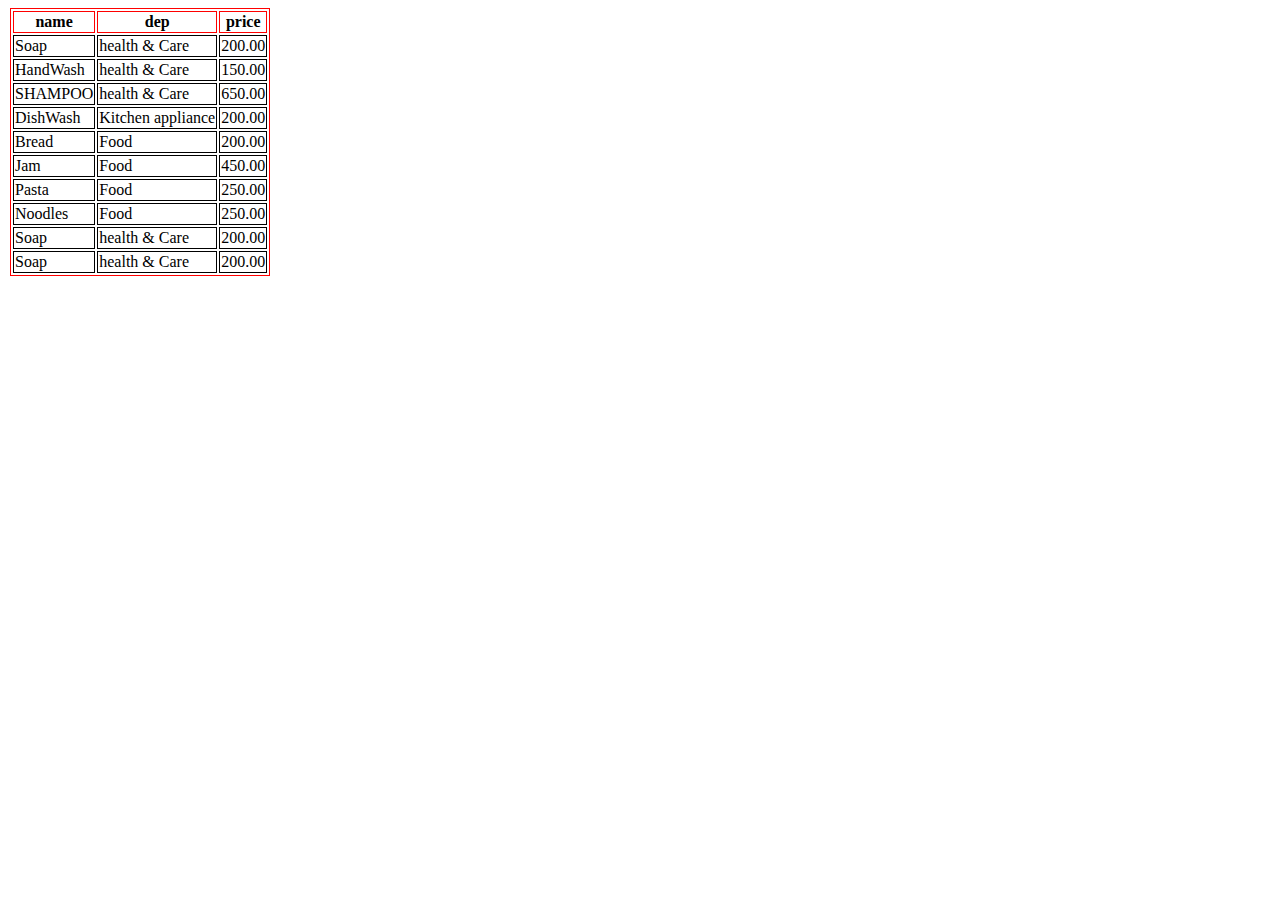
<file: class-6/index.html>
<!DOCTYPE html>
<html lang="en">
<head>
    <meta charset="UTF-8">
    <meta name="viewport" content="width=device-width, initial-scale=1.0">
    <title>Document</title>
</head>
<body>
    <script>

// let student_info={
//     name:"rahim",
//     age:30,
//     address:"Dhaka"
// };

// Object.entries(student_info).forEach(function([key,info]){
//     console.log(`${key} : ${info}`);
//     // template litarls holo `(backtcik)
// });


//nested Object


// let students=[
//     {
//         name:"rahim",
//         roll:101,

// },
//     {
//         name:"hasan",
//         roll:102,

// },
//     {
//         name:"milon",
//         roll:103,

// }
// ];
// console.log(students);
// console.log(JSON.stringify(students));

// students.forEach((students,inde)=>{
//     if(typeof students=="object"){
//       let result= 
//           `Name:${students.name}
//            roll:${students.roll}
//         `;
//         console.log(result);
// // Object.entries(students).forEach(function([key,data]){
// //     console.log(`${key} : ${data}`);
//     }
   
// else{
//     console.log(students);
// }
   
// });


// function students(name,roll,address,phone,email) {
//     this.name=name;
//     this.roll=roll;
//     this.address=address;
//     this.phone=phone;
//     this.email=email;
// }
// let student=new students("rahim",101,"dhaka","015875544","abc@gmail.com")
// console.log(student);



//Class work student datasheet and show satas using foreach loop

// let students=[
//     {
//         name:"hasan",
//         roll:101,
//         class:"5th",
//         contact:"015548989",
//         email:"abc@gmail.com"
//     },
//     {
//         name:"halim",
//         roll:102,
//         class:"4th",
//         contact:"0155265865",
//         email:"acb@gmail.com"
//     },
//     {
//         name:"hamid",
//         roll:104,
//         class:"8th",
//         contact:"0157877415",
//         email:"dcb@gmail.com"
//     },
  
//     {
//         name:"sakib",
//         roll:109,
//         class:"9th",
//         contact:"0147857415",
//         email:"dbc@gmail.com"
//     },
//     {
//         name:"sabbir",
//         roll:111,
//         class:"7th",
//         contact:"017657415",
//         email:"cbd@gmail.com"
//     },
  
//     {
//         name:"samia",
//         roll:112,
//         class:"7th",
//         contact:"018142415",
//         email:"efd@gmail.com"
//     },
//     {
//         name:"emon",
//         roll:115,
//         class:"3rd",
//         contact:"014642415",
//         email:"jhd@gmail.com"
//     },
//     {
//         name:"imran",
//         roll:116,
//         class:"2nd",
//         contact:"0164578587",
//         email:"yjd@gmail.com"
//     },
  
//     {
//         name:"akbor",
//         roll:117,
//         class:"7th",
//         contact:"017578587",
//         email:"kid@gmail.com"
//     },
  
//     {
//         name:"fardin",
//         roll:118,
//         class:"6th",
//         contact:"017589587",
//         email:"rte@gmail.com"
//     },
  
// ];
// students.forEach((students,index)=>{
//     if(typeof students=="object"){
//       let result= 
//           `Name:${students.name}
//            roll:${students.roll}
//             class:${students.class}
//         contact:${students.contact}
//         email:${students.email}
//         `;
//         console.log(result);
//     }
// else{
//     console.log(students);
// }
// });




//Class work employee datasheet and show satas using foreach loop

// let employees=[
//     {
//         name:"hasan",
//         dep:"Account",  
//         contact:"015548989",
//         email:"abc@gmail.com"
//     },
//     {
//         name:"halim",
//         dep:"Admin",
//         contact:"0155265865",
//         email:"acb@gmail.com"
//     },
//     {
//         name:"hamid",
//         dep:"sales",
//         contact:"0157877415",
//         email:"dcb@gmail.com"
//     },
  
//     {
//         name:"sakib",
//         dep:"HR",
//         contact:"0147857415",
//         email:"dbc@gmail.com"
//     },
//     {
//         name:"sabbir",
//         dep:"Admin",
//         contact:"017657415",
//         email:"cbd@gmail.com"
//     },
  
//     {
//         name:"samia",
//         dep:"Marketing",
//         contact:"018142415",
//         email:"efd@gmail.com"
//     },
//     {
//         name:"emon",
//         dep:"Production",
//         contact:"014642415",
//         email:"jhd@gmail.com"
//     },
//     {
//         name:"imran",
//         dep:"Operation",
//         contact:"0164578587",
//         email:"yjd@gmail.com"
//     },
  
//     {
//         name:"akbor",
//         dep:"Sales",
//         contact:"017578587",
//         email:"kid@gmail.com"
//     },
  
//     {
//         name:"fardin",
//         dep:"Accounts",
//         contact:"017589587",
//         email:"rte@gmail.com"
//     },
  
// ];
// employees.forEach((employees,index)=>{
//     if(typeof employees=="object"){
//       let info= 
//           `Name:${employees.name}
//            dep:${employees.dep}
//         contact:${employees.contact}
//         email:${employees.email}
//         `;
//         console.table(info);
//     }
// else{
//     console.table(employees);
// }
// });





//Class work products datasheet and show satas using foreach loop

let products=[
    {
        name:"Soap",
        dep:"health & Care",  
        price:"200",
    },
    {
        name:"HandWash",
        dep:"health & Care",  
        price:"150",
    },
    {
        name:"SHAMPOO",
        dep:"health & Care",  
        price:"650",
    },
  
    {
        name:"DishWash",
        dep:"Kitchen appliance",  
        price:"200",
    },
    {
        name:"Bread",
        dep:"Food",  
        price:"200",
    },
  
    {
        name:"Jam",
        dep:"Food",  
        price:"450",
    },
    {
        name:"Pasta",
        dep:"Food",  
        price:"250",
    },
    {
        name:"Noodles",
        dep:"Food",  
        price:"250",
    },
  
    {
        name:"Soap",
        dep:"health & Care",  
        price:"200",
    },
  
    {
        name:"Soap",
        dep:"health & Care",  
        price:"200",
    },
  
];
// products.forEach((products,index)=>{
//     console.log(`${index}`);
//     if(typeof products=="object"){
//       let info= 
//           `Name:${products.name}
//            dep:${products.dep}
//         price:${products.price}
//         `;
//         console.table(info);
//     }
// else{
//     console.table(products);
// }
// });
    document.write(`
<table style="border: 1px solid red; margin: 2px;">
        <thead>
            <tr>
                <th style="border: 1px solid red">name</th>
                <th style="border: 1px solid red">dep</th>
                <th style="border: 1px solid red ">price</th>
            </tr>
        </thead>
        <tbody>`);
products.forEach((products) => {
    document.write(`
   
            
            <tr>
            <td style="border: 1px solid black ">${products.name}</td>
            <td style="border: 1px solid black ">${products.dep}</td>
            <td style="border: 1px solid black ">${products.price}.00</td>
  
            </tr>
       `
);
});
document.write(`
        </tbody>
    </table>
`);
//console.table(products);
// products.forEach((products,index)=>{
//     console.table(`${index} ${products.name} ${products.dep} ${products.price}`);
// });




//make 5 example using for-in 
//for-in use hoy key /index ber korer jonno

// 1 array

// let student=["name","roll","class"];
// for(let index in student ){
//     console.log(`${index}:${student[index]}`);

// }

// 2 object

// let student={
//     name:"Rahim",
// roll:1
// };
// for(let key in student ){
//     console.log(`${key}:${student[key]}`);

// }


//make 5 example using for-of
//for-in use hoy value /string/character ber korer jonno

//array

// let student=["name","roll"]
// for(let value of student){
//     console.log(value);

// }


//object
// let student={
//     name:"Rahim",
// roll:1
// };
// for(let value of Object.values (student) ){
//     console.log(value);

// }

//make 5 example using construct function

// let name=prompt('enter name');
// let roll=prompt('enter roll');
// let stclass=prompt('enter stclass');
// function students(name,roll,stclass){
// this.name=name;
// this.roll=roll;
// this.stclass=stclass;
// }

// // let student=new students("dfgdf",4,"df"); promt use na korle aivabe data dea jay
// let student=new students(name,roll,stclass);

// document.write(
//     `<table>
//         <thead>
//             <tr>
//                 <th>name</th>
//                 <th>roll</th>
//                 <th>stclass</th>
//             </tr>
//         </thead>
//         <tbody>
//             <tr>
//                 <td>${student.name}</td>
//                 <td>${student.roll}</td>
//                 <td>${student.stclass}</td>
//             </tr>
//         </tbody>
//     </table>`
// )



// let i = 0;
// while (i < 5) {
//   console.log(i);
//   i++;
// }

// let fruits = ["আপেল", "কলা", "তরমুজ"];
// fruits.forEach(function(fruit) {
//   console.log(fruit);
// });


// let person = { name: "জন", age: 25 };
// let { name, age } =person;
// // let { name, age } = { name: "জন", age: 25 };
// console.log(name); 
// console.log(age);

// function greet(name) {
//   return "হ্যালো, " + name;
// }

// console.log(greet("Maria"));

// function greet(name) {
//   return "হ্যালো, " + name;
// }

// console.log(greet("জন"));


// let age = 20;
// let hasPermission = true;
// if (age >= 18) {
//   if (!hasPermission) {
//     console.log("আপনার প্রবেশাধিকার অনুমোদিত");
//   } else {
//     console.log("আপনার প্রবেশাধিকার অস্বীকৃত");
//   }
// } else {
//   console.log("আপনি প্রাপ্তবয়স্ক নন।");
// }

//switch case 
// let day = 2;
// switch (day) {
//   case 1:
//     console.log("রবিবার");
//     break;
//   case 2:
//     console.log("সোমবার");
//     break;
//   case 3:
//     console.log("মঙ্গলবার");
//     break;
//   default:
//     console.log("অজানা দিন");
// }


let numbers = [10, 20, 30];
for (let value of numbers) {
  console.log(value);
}

    </script>
    

</body>
</html>
</file>
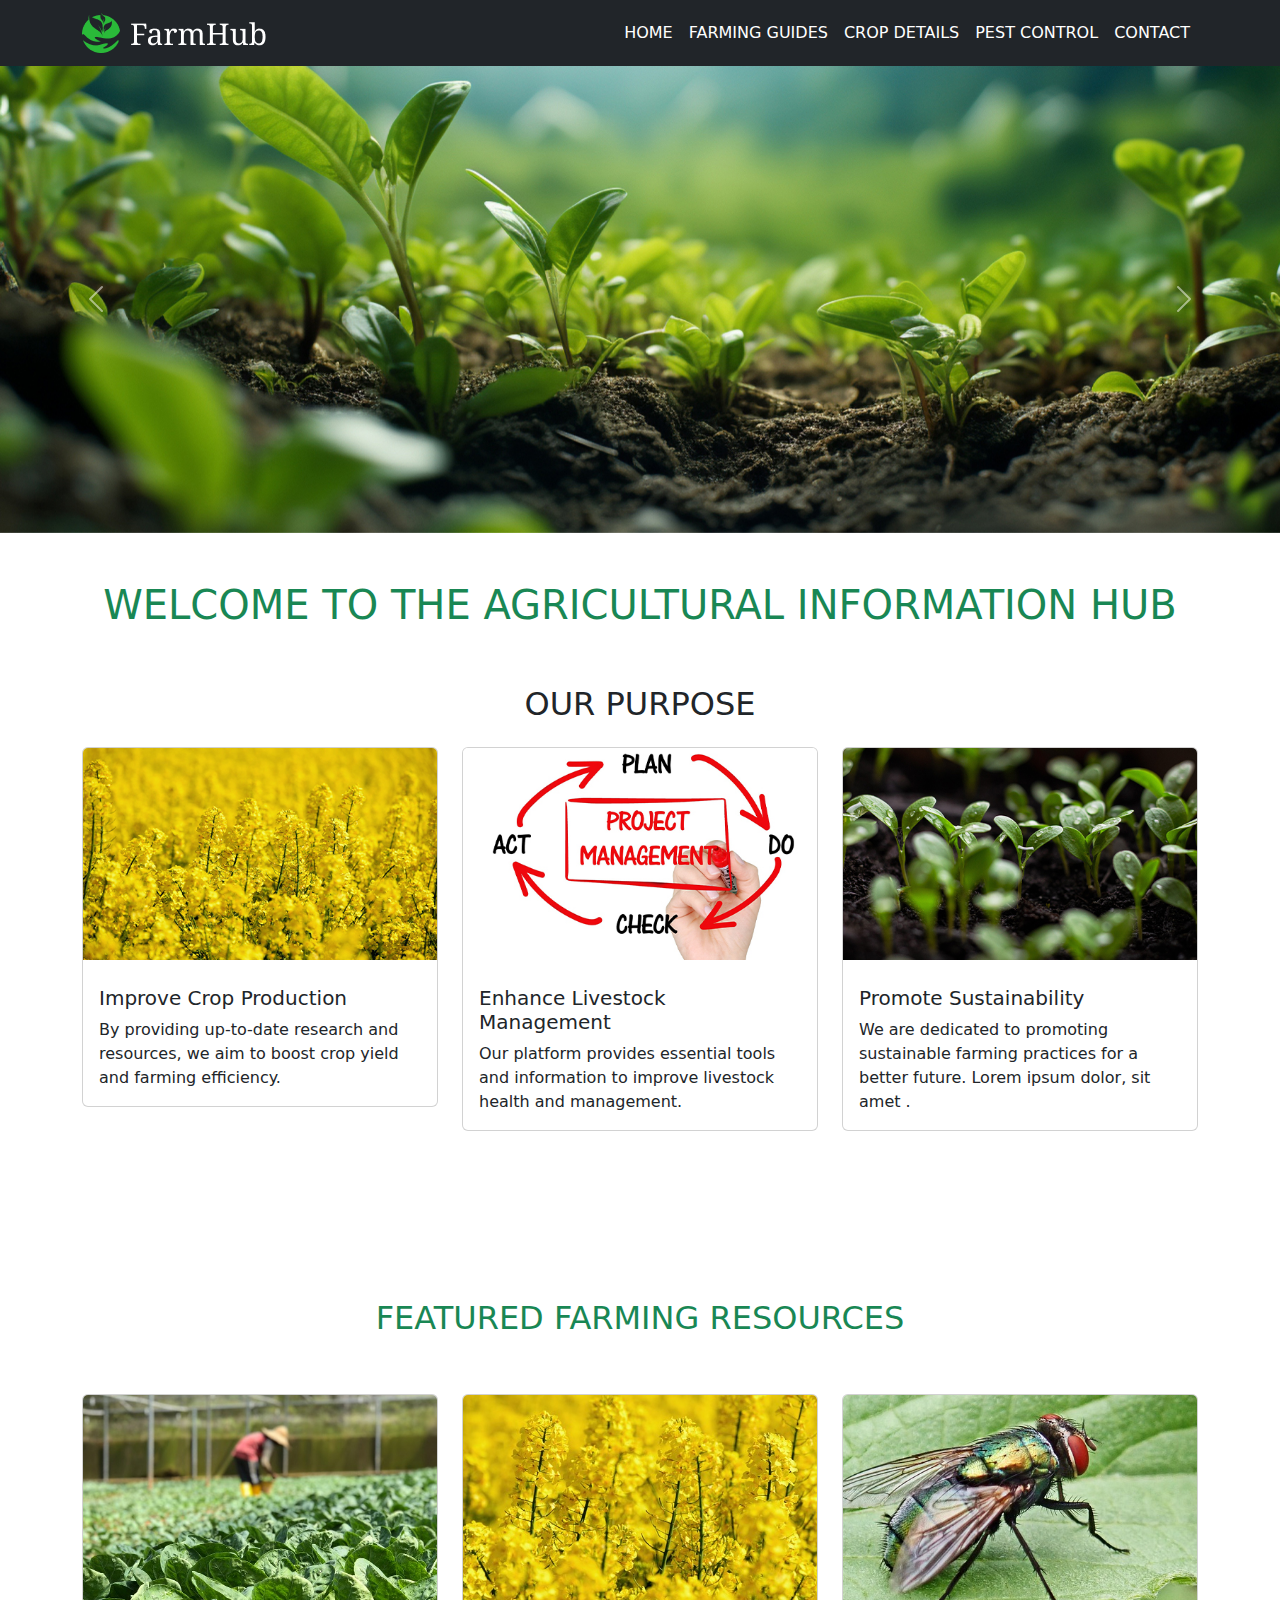
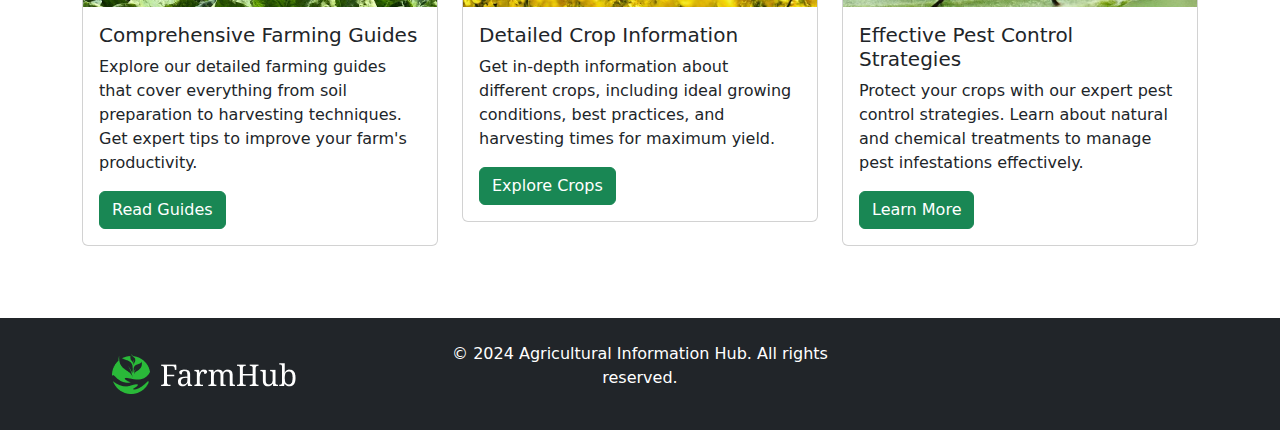
<file: exam practice 1/Job-2/index.html>
<!DOCTYPE html>
<html lang="en">

<head>
    <meta charset="UTF-8">
    <meta name="viewport" content="width=device-width, initial-scale=1.0">
    <title>Agricultural Information Hub</title>

    <!-- Bootstrp link -->
    <link href="https://cdn.jsdelivr.net/npm/bootstrap@5.3.3/dist/css/bootstrap.min.css" rel="stylesheet"
        integrity="sha384-QWTKZyjpPEjISv5WaRU9OFeRpok6YctnYmDr5pNlyT2bRjXh0JMhjY6hW+ALEwIH" crossorigin="anonymous">
    <!-- css Link -->
    <link rel="stylesheet" href="assets/style.css">
</head>

<body>

    <!-- Navbar Section start -->
    <section class="navbar_section">
        <nav class="navbar navbar-expand-lg navbar-dark bg-dark">
            <div class="container">
                <a class="navbar-brand" href="#"><img src="assets/image/logo.png" alt=""></a>
                <button class="navbar-toggler" type="button" data-bs-toggle="collapse"
                    data-bs-target="#navbarSupportedContent" aria-controls="navbarSupportedContent"
                    aria-expanded="false" aria-label="Toggle navigation">
                    <span class="navbar-toggler-icon"></span>
                </button>
                <div class="collapse navbar-collapse" id="navbarSupportedContent">
                    <ul class="navbar-nav ms-auto mb-2 mb-lg-0 text-uppercase">
                        <li class="nav-item">
                            <a class="nav-link active" aria-current="page" href="index.html">Home</a>
                        </li>
                        <li class="nav-item">
                            <a class="nav-link active" aria-current="page" href="farming.html">Farming
                                Guides</a>
                        </li>
                        <li class="nav-item">
                            <a class="nav-link active" aria-current="page" href="crop.html">Crop
                                Details</a>
                        </li>
                        <li class="nav-item">
                            <a class="nav-link active" aria-current="page" href="pest.html">Pest
                                Control</a>
                        </li>
                        <li class="nav-item">
                            <a class="nav-link active" aria-current="page" href="contact.html">Contact</a>
                        </li>

                </div>
            </div>
        </nav>

    </section>
    <!-- Navbar Section end -->

    <!-- Banner Section start -->
    <section class="banner_section">
        <div id="carouselExample" class="carousel slide">
            <div class="carousel-inner">
                <div class="carousel-item active">
                    <img src="assets/image/baner2.jpg" class="d-block w-100" alt="...">
                </div>
                <div class="carousel-item">
                    <img src="assets/image/bd f.jpg" class="d-block w-100" alt="...">
                </div>
                <div class="carousel-item">
                    <img src="assets/image/banner3.jpg" class="d-block w-100" alt="...">
                </div>
            </div>
            <button class="carousel-control-prev" type="button" data-bs-target="#carouselExample" data-bs-slide="prev">
                <span class="carousel-control-prev-icon" aria-hidden="true"></span>
                <span class="visually-hidden">Previous</span>
            </button>
            <button class="carousel-control-next" type="button" data-bs-target="#carouselExample" data-bs-slide="next">
                <span class="carousel-control-next-icon" aria-hidden="true"></span>
                <span class="visually-hidden">Next</span>
            </button>
        </div>

    </section>
    <!-- Banner Section end -->

    <!-- Introduction section start -->
    <section class="introduction mt-5">

        <div class="container">
            <h1 class="text-center text-uppercase text-success">Welcome to the Agricultural Information Hub</h1>
        </div>
        <div class="container py-5">
            <h2 class="text-center mb-4 text-uppercase ">Our Purpose</h2>
            <div class="row">
                <div class="col-md-4 mb-4">
                    <div class="card card-custom">
                        <img src="assets/image/I1.jpg" class="card-img-top" alt="Crop Production">
                        <div class="card-body">
                            <h5 class="card-title">Improve Crop Production</h5>
                            <p class="card-text">By providing up-to-date research and resources, we aim to boost crop
                                yield and farming efficiency.</p>
                        </div>
                    </div>
                </div>
                <div class="col-md-4 mb-4">
                    <div class="card card-custom">
                        <img src="assets/image/I2.jpg" class="card-img-top" alt="Livestock Management">
                        <div class="card-body">
                            <h5 class="card-title">Enhance Livestock Management</h5>
                            <p class="card-text">Our platform provides essential tools and information to improve
                                livestock health and management.</p>
                        </div>
                    </div>
                </div>
                <div class="col-md-4 mb-4">
                    <div class="card card-custom">
                        <img src="assets/image/i3.jpg" class="card-img-top" alt="Sustainability">
                        <div class="card-body">
                            <h5 class="card-title">Promote Sustainability</h5>
                            <p class="card-text">We are dedicated to promoting sustainable farming practices for a
                                better future. Lorem ipsum dolor, sit amet .</p>
                        </div>
                    </div>
                </div>
            </div>
        </div>

    </section>
    <!-- Introduction section end -->
     <!--  -->

    <!-- Featured Section Start -->
    <section class="featured">
        <div class="container py-5">
            <h2 class="text-center section-title py-5 text-uppercase text-success">Featured Farming Resources</h2>
            <div class="row">
                <div class="col-md-4 mb-4">
                    <div class="card card-custom">
                        <img src="assets/image/farming guides.jpg" class="card-img-top" alt="Farming Guides">
                        <div class="card-body">
                            <h5 class="card-title">Comprehensive Farming Guides</h5>
                            <p class="card-text">Explore our detailed farming guides that cover everything from soil
                                preparation to harvesting techniques. Get expert tips to improve your farm's
                                productivity.</p>
                            <a href="#" class="btn btn-success">Read Guides</a>
                        </div>
                    </div>
                </div>

                <div class="col-md-4 mb-4">
                    <div class="card card-custom">
                        <img src="assets/image/crop details.jpg" class="card-img-top" alt="Crop Details">
                        <div class="card-body">
                            <h5 class="card-title">Detailed Crop Information</h5>
                            <p class="card-text">Get in-depth information about different crops, including ideal growing
                                conditions, best practices, and harvesting times for maximum yield.</p>
                            <a href="#" class="btn btn-success">Explore Crops</a>
                        </div>
                    </div>
                </div>

                <div class="col-md-4 mb-4">
                    <div class="card card-custom">
                        <img src="assets/image/pest control.jpg" class="card-img-top" alt="Pest Control Strategies">
                        <div class="card-body">
                            <h5 class="card-title">Effective Pest Control Strategies</h5>
                            <p class="card-text">Protect your crops with our expert pest control strategies. Learn about
                                natural and chemical treatments to manage pest infestations effectively.</p>
                            <a href="#" class="btn btn-success">Learn More</a>
                        </div>
                    </div>
                </div>
            </div>
        </div>
    </section>
    <!-- Featured Section end -->



    <!-- Footer Section -->
    <footer class="bg-dark text-white text-center py-4 align-items-center">
        <div class="row align-items-center">
            <div class="col-4">
                <img src="assets/image/logo.png" alt="">
            </div>
            <div class="col-4">
                <p>&copy; 2024 Agricultural Information Hub. All rights reserved.</p>
            </div>
            <div class="col-4" id="datetime"></div>
        </div>
    </footer>




    <!-- Bootstrp link -->
    <script src="https://cdn.jsdelivr.net/npm/bootstrap@5.3.3/dist/js/bootstrap.bundle.min.js"
        integrity="sha384-YvpcrYf0tY3lHB60NNkmXc5s9fDVZLESaAA55NDzOxhy9GkcIdslK1eN7N6jIeHz"
        crossorigin="anonymous"></script>

    <script src="assets/time.js"></script>
</body>

</html>
</file>
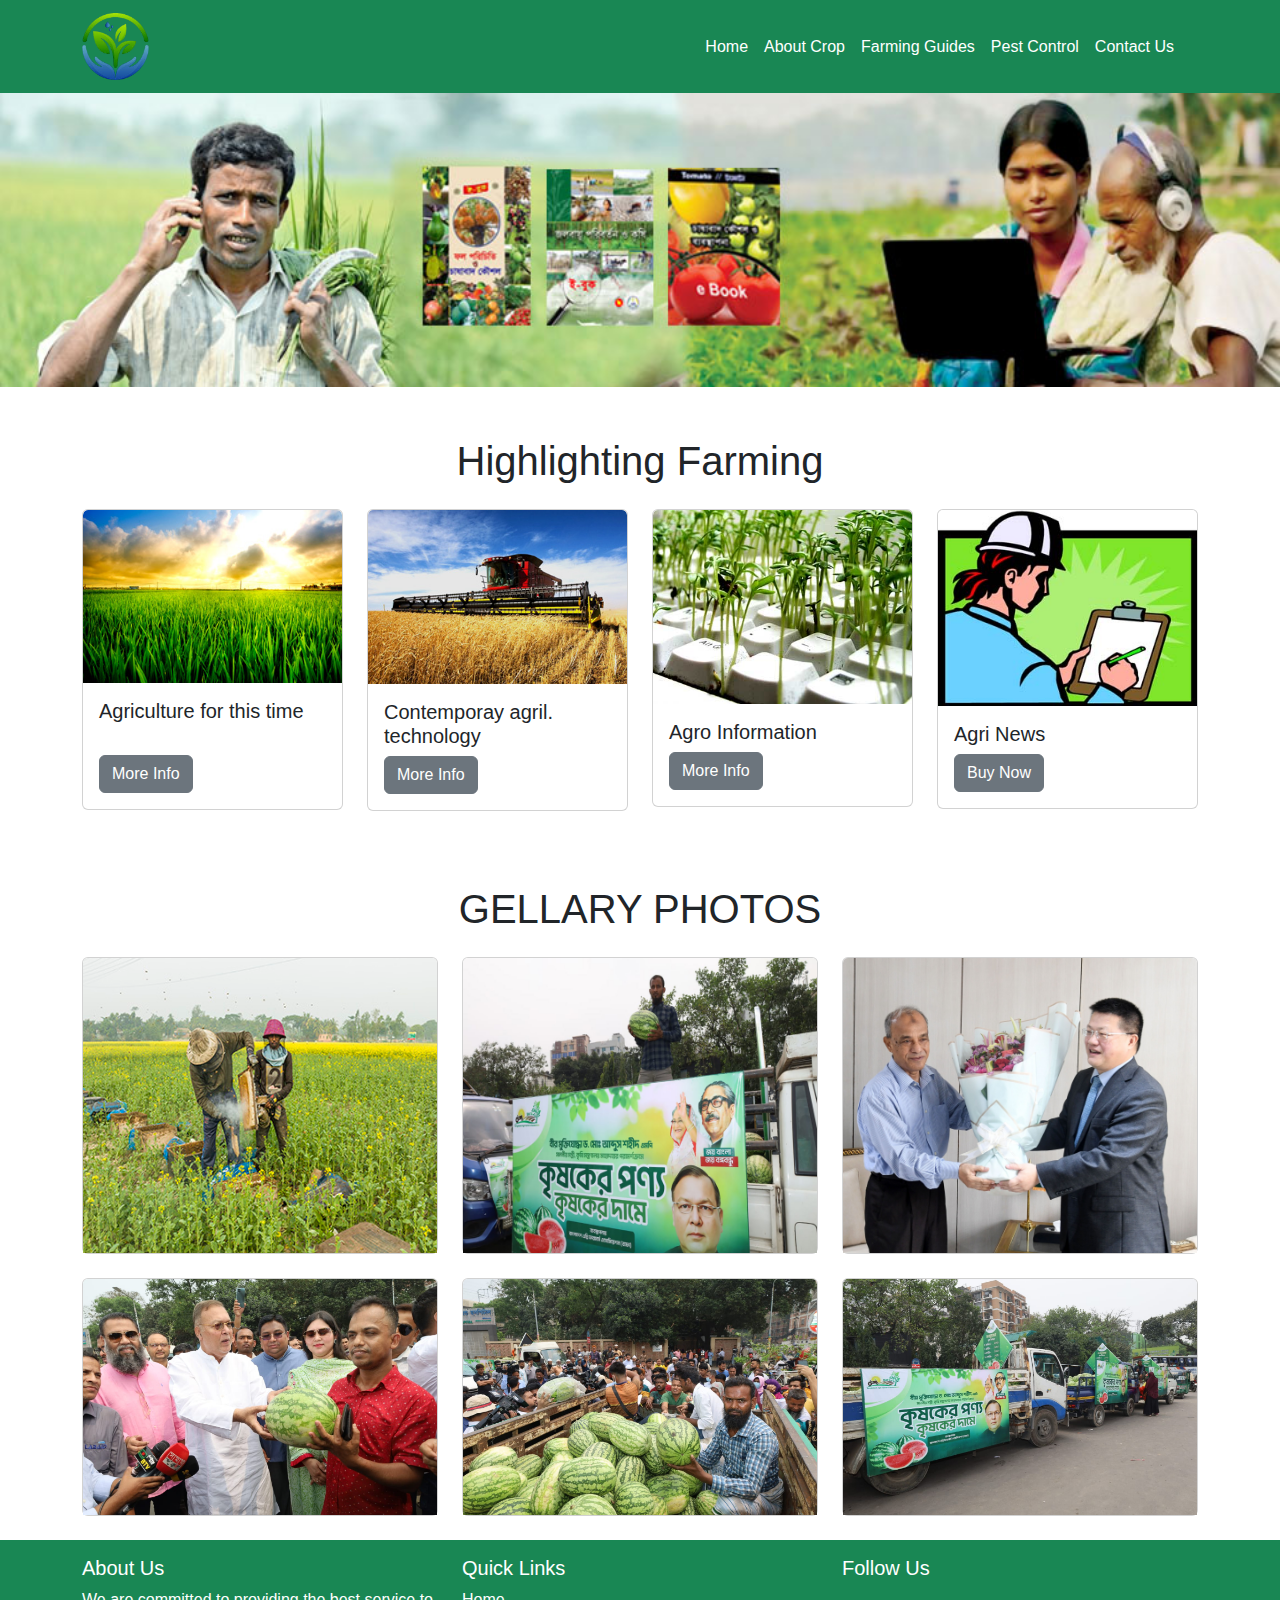
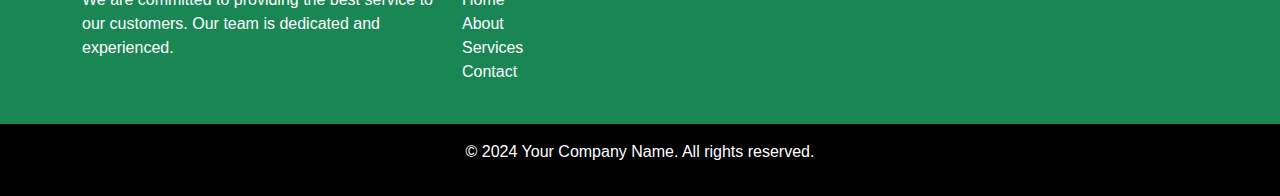
<file: exam practice 1/Job-two/index.html>
<!DOCTYPE html>
<html lang="en">
<head>
    <meta charset="UTF-8">
    <meta name="viewport" content="width=device-width, initial-scale=1.0">
    <title>Agricultureal INformation Hub </title>
    <link rel="shortcut icon" href="assets/images/logo.png" type="image/x-icon">
  <!-- wow js -->
  <link rel="stylesheet" href="https://cdnjs.cloudflare.com/ajax/libs/animate.css/4.1.1/animate.min.css"/>
   <!--wow js -->
   <script src="https://cdnjs.cloudflare.com/ajax/libs/wow/1.1.2/wow.min.js"></script>
    <!-- bootstrap cdn 5.3 -->
    <link href="https://cdn.jsdelivr.net/npm/bootstrap@5.3.3/dist/css/bootstrap.min.css" rel="stylesheet" integrity="sha384-QWTKZyjpPEjISv5WaRU9OFeRpok6YctnYmDr5pNlyT2bRjXh0JMhjY6hW+ALEwIH" crossorigin="anonymous">
    <!-- coustom css -->
    <link rel="stylesheet" href="https://cdnjs.cloudflare.com/ajax/libs/font-awesome/6.6.0/css/all.min.css" integrity="sha512-Kc323vGBEqzTmouAECnVceyQqyqdsSiqLQISBL29aUW4U/M7pSPA/gEUZQqv1cwx4OnYxTxve5UMg5GT6L4JJg==" crossorigin="anonymous" referrerpolicy="no-referrer" />
     <!-- fontawesome cdn -->
     <link rel="stylesheet" href="assets/css/style.css">

</head>
<body >
    
    <!-- nav section start here -->
    <header class="sticky-top">
        <nav class=" navbar navbar-expand-lg bg-success text-white" >
            <div class="container">
              <a class="navbar-brand" href="#">
                <img class="animate__animated animate__backInLeft" src="assets/images/logo.png"  alt="logo" style="width: 30%;">
              </a>
              <button class="navbar-toggler" type="button" data-bs-toggle="collapse" data-bs-target="#navbarSupportedContent" aria-controls="navbarSupportedContent" aria-expanded="false" aria-label="Toggle navigation">
                <span class="navbar-toggler-icon"></span>
              </button>
              <div class="collapse navbar-collapse" id="navbarSupportedContent">
                <ul class="navbar-nav ms-auto mb-2 mb-lg-0">
                  <li class="nav-item">
                    <a class="nav-link active text-white" aria-current="page" href="index.html">Home</a>
                  </li>
                  <li class="nav-item">
                    <a class="nav-link text-white" href="about.html">About Crop </a>
                  </li>
                  <li class="nav-item dropdown">
                    <a class="nav-link text-white " href="FAQ.html" > Farming Guides </a>
                </li> 
                <li class="nav-item dropdown">
                    <a class="nav-link text-white " href="pest.html" > Pest Control </a>
                </li> 
                  <li class="nav-item "></li>
                    <a class="nav-link text-white" href="contact.html">Contact Us</a>
                  </li>
                  <li class="nav-item"></li>
                  <a class="nav-link text-white" href="#"><i class="fa-solid fa-magnifying-glass"></i></a>
                </li>
                  
                </ul>
                
              </div>
            </div>
          </nav>
    </header>
    <!-- nav section end here -->

    <!-- benner section start here -->
    <section class="benner">
        <img src="assets/images/b.jpg" alt="banner" class="img-fluid w-100">
        
        
    </section>
<!-- benner section end here -->

<!-- Food items section start here -->

<!-- Food items section end here -->
      
    <section class="food-items">
        <div class="container mt-5">
          <h1 class=" animate__animated animate__backInRight text-center mb-4">Highlighting Farming</h1>
          <div class="row">
              <div class="  animate__animated animate__backInLeft col-12 col-sm-6 col-md-6 col-lg-3 col-xl-3 col-xxl-3 mb-4">
                  <div class="card">
                      <img src="assets/images/item1.jpg" class="card-img-top" alt="Card image 1">
                      <div class="card-body">
                          <h5 class="card-title">Agriculture for this time </h5>
                          <br>
                          
                        <!-- item button -->
                        <div class="btn-group" role="group" aria-label="Basic example">
                            <button type="button" class="btn btn-secondary">More Info</button>
                         </div>
                      </div>
                  </div>
              </div>
              <div class=" animate__animated animate__backInLeft col-12 col-sm-6 col-md-6 col-lg-3 col-xl-3 col-xxl-3 mb-4">
                <div class="card">
                    <img src="assets/images/item2.jpg" class="card-img-top" alt="Card image 2">
                    <div class="card-body">
                        <h5 class="card-title">Contemporay agril. technology</h5>
                        
            
                        <div class="btn-group" role="group" aria-label="Basic example">
                            <button type="button" class="btn btn-secondary">More Info</button>
                         </div>
                    </div>
                </div>
            </div>
            <div class=" animate__animated animate__backInLeft col-12 col-sm-6 col-md-6 col-lg-3 col-xl-3 col-xxl-3 mb-4">
                <div class="card">
                    <img src="assets/images/item3.jpg" class="card-img-top" alt="Card image 3">
                    <div class="card-body">
                        <h5 class="card-title">Agro Information
                        </h5>
                       
                        <div class="btn-group" role="group" aria-label="Basic example">
                            <button type="button" class="btn btn-secondary">More Info</button>
                         </div>
                    </div>
                </div>
            </div>
            <div class=" animate__animated animate__backInLeft col-12 col-sm-6 col-md-6 col-lg-3 col-xl-3 col-xxl-3 mb-4">
                <div class="card">
                    <img src="assets/images/item4.jpg" class="card-img-top" alt="Card image 1">
                    <div class="card-body">
                        <h5 class="card-title">Agri News</h5>
                                              
                        <div class="btn-group" role="group" aria-label="Basic example">
                            <button type="button" class="btn btn-secondary">Buy Now</button>
                         </div>

                    </div>
                </div>
            </div>
          </div>       
      </div>
    </section>

    <!-- gellary section start here -->
      <section class="gellary">
         <div class="container mt-5">
          <h1 class="text-center mb-4">GELLARY PHOTOS</h1>
          <div class="row">
              <div class="col-12 col-sm-12 col-md-6 col-lg-4 col-xl-4 col-xxl-4 mb-4">
                  <div class="card">
                      <img src="assets/images/gallery1.jpg" class="card-img-top" alt="Card image 1">
                  </div>
              </div>
              <div class="col-12 col-sm-12 col-md-6 col-lg-4 col-xl-4 col-xxl-4 mb-4">
                <div class="card">
                    <img src="assets/images/gallery2.jpg" class="card-img-top" alt="Card image 1">
                </div>
            </div>
            <div class="col-12 col-sm-12 col-md-6 col-lg-4 col-xl-4 col-xxl-4 mb-4">
                <div class="card">
                    <img src="assets/images/gallery3.jpg" class="card-img-top" alt="Card image 1">
                </div>
            </div>
            <div class="col-12 col-sm-12 col-md-6 col-lg-4 col-xl-4 col-xxl-4 mb-4">
                <div class="card">
                    <img src="assets/images/gallery4.jpg" class="card-img-top" alt="Card image 1">
                </div>
            </div>
            <div class="col-12 col-sm-12 col-md-6 col-lg-4 col-xl-4 col-xxl-4 mb-4">
                <div class="card">
                    <img src="assets/images/gallery5.jpg" class="card-img-top" alt="Card image 1">
                </div>
            </div>
            <div class="col-12 col-sm-12 col-md-6 col-lg-4 col-xl-4 col-xxl-4 mb-4">
                <div class="card">
                    <img src="assets/images/gallery6.jpg" class="card-img-top" alt="Card image 1">
                </div>
            </div>
          </div>       
      </div>
     
    </section>
     <!-- gallery section end here -->  

      <!-- footer section start here -->
        <footer class="footer mt-0 pt-3 bg-success text-white">
          <div class="container">
              <div class="row ">
                  <div class="col-md-4">
                      <h5>About Us</h5>
                      <p>We are committed to providing the best service to our customers. Our team is dedicated and experienced.</p>
                  </div>
                  <div class="col-md-4">
                      <h5>Quick Links</h5>
                      <ul class="list-unstyled ">
                          <li><a class="text-white text-decoration-none"  href="#">Home</a></li>
                          <li><a class="text-white text-decoration-none" href="#">About</a></li>
                          <li><a class="text-white text-decoration-none" href="#">Services</a></li>
                          <li><a class="text-white text-decoration-none" href="#">Contact</a></li>
                      </ul>
                  </div>
                  <div class="col-md-4">
                      <h5>Follow Us</h5>
                      <a href="#" class="me-2 text-white"><i class="fab fa-facebook-f"></i></a>
                      <a href="#" class="me-2 text-white"><i class="fab fa-twitter"></i></a>
                      <a href="#" class="me-2 text-white"><i class="fab fa-instagram"></i></a>
                  </div>
              </div>
              
          </div>
          <div class="text-center py-3 mt-4 bg-black ">
            <p>&copy; 2024 Your Company Name. All rights reserved.</p>
        </div>
      </footer>
 <!-- footer section end here -->
      
    
      
       
     
    
    <!-- bootstarp -->
        <!-- <script src="https://cdn.jsdelivr.net/npm/bootstrap@5.3.0-alpha1/dist/js/bootstrap.bundle.min.js"></script> -->
        <script src="https://cdn.jsdelivr.net/npm/bootstrap@5.0.2/dist/js/bootstrap.bundle.min.js" integrity="sha384-MrcW6ZMFYlzcLA8Nl+NtUVF0sA7MsXsP1UyJoMp4YLEuNSfAP+JcXn/tWtIaxVXM" crossorigin="anonymous"></script>

</body>
</html>
</file>
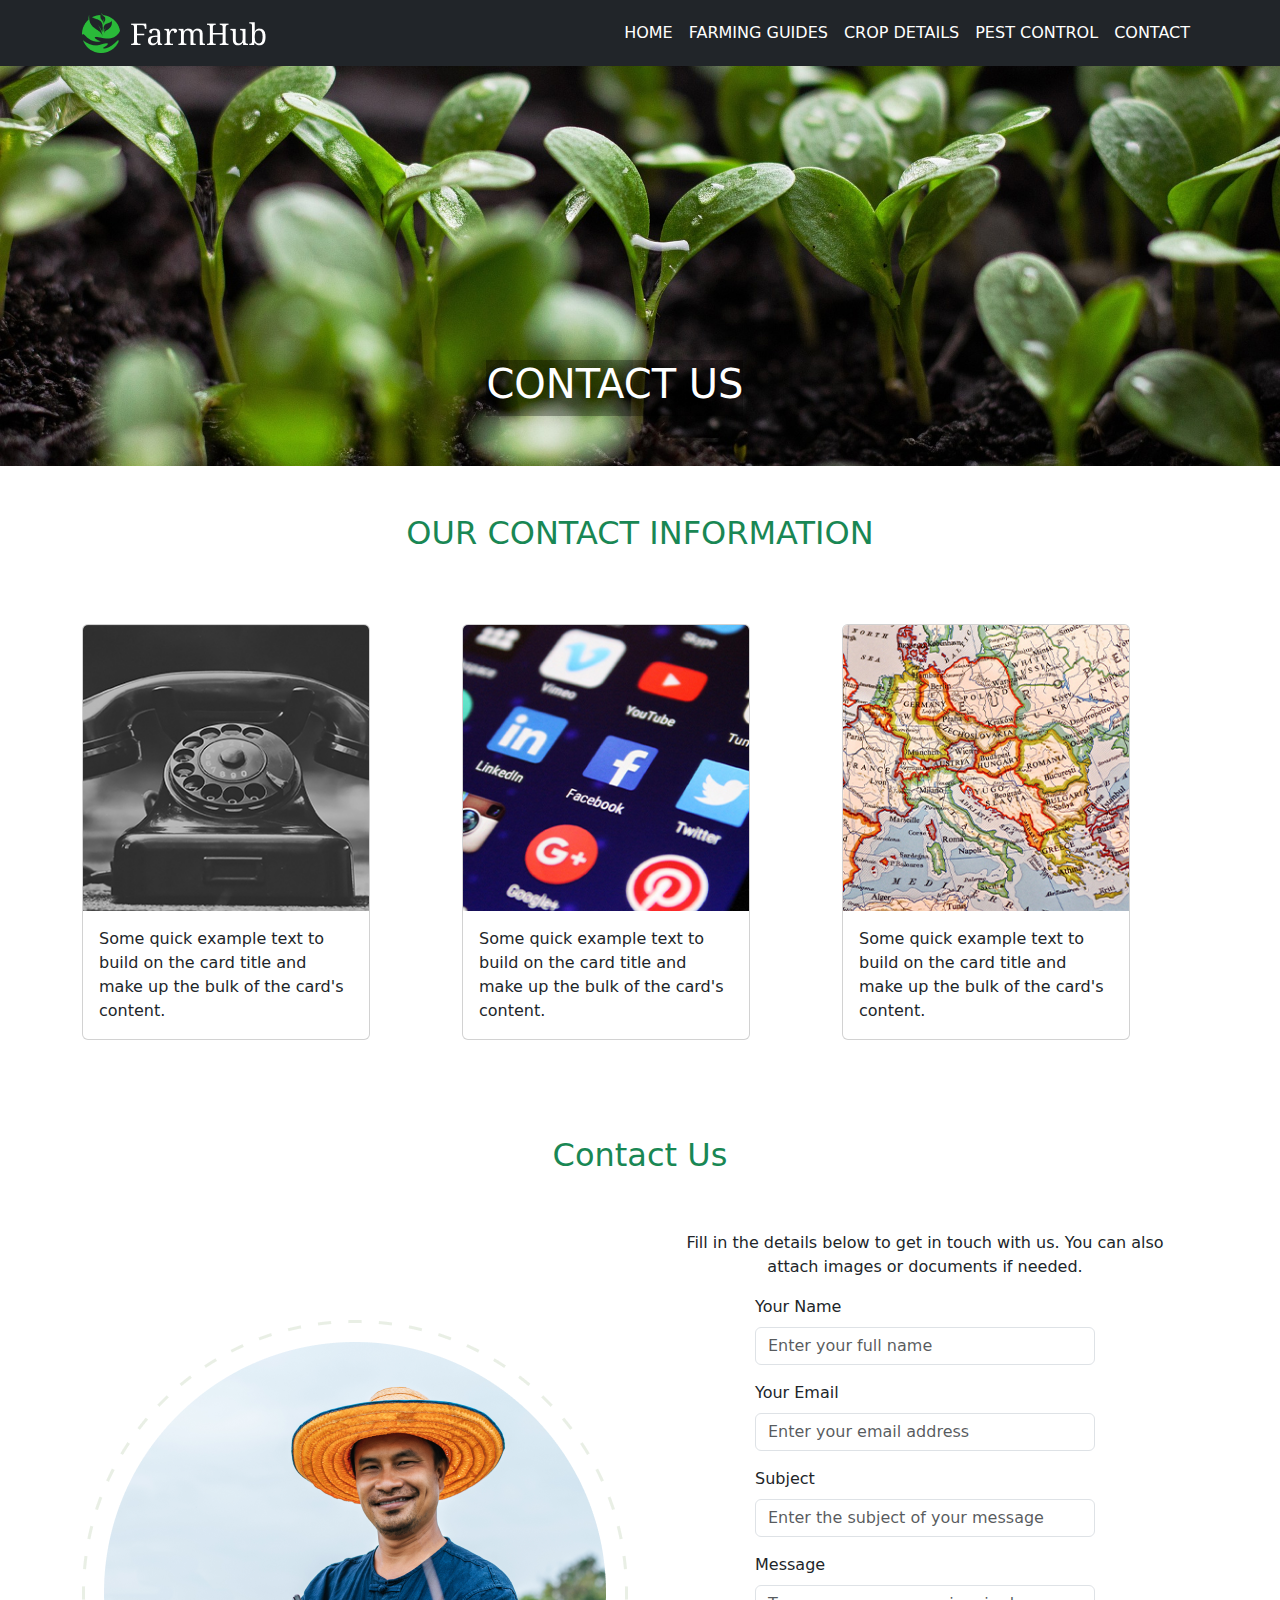
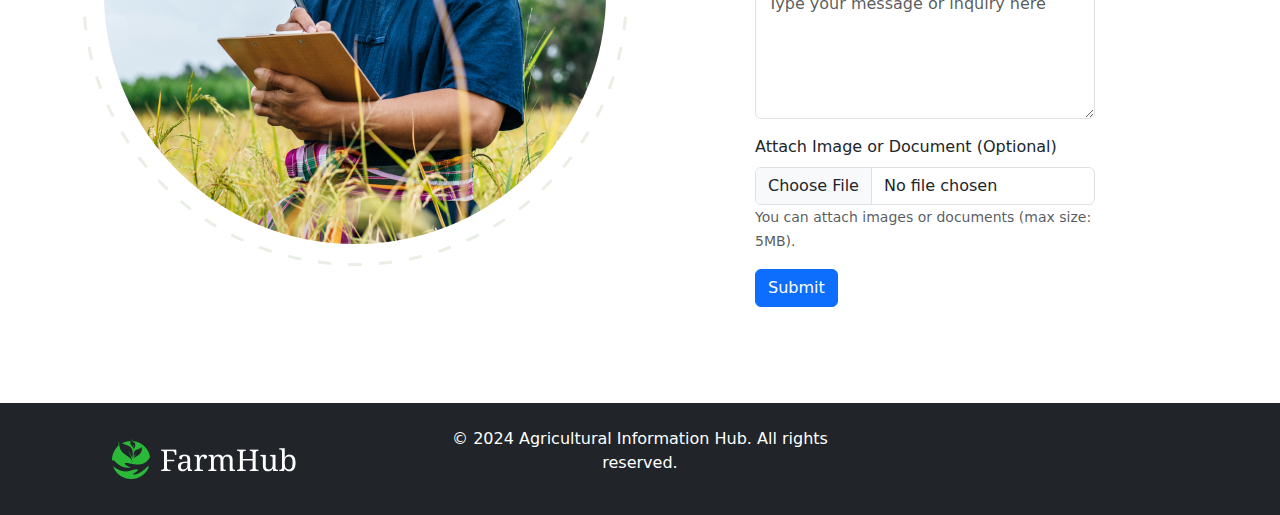
<file: exam practice 1/Job-2/contact.html>
<!DOCTYPE html>
<html lang="en">

<head>
    <meta charset="UTF-8">
    <meta name="viewport" content="width=device-width, initial-scale=1.0">
    <title>Agricultural Information Hub</title>

    <!-- Bootstrp link -->
    <link href="https://cdn.jsdelivr.net/npm/bootstrap@5.3.3/dist/css/bootstrap.min.css" rel="stylesheet"
        integrity="sha384-QWTKZyjpPEjISv5WaRU9OFeRpok6YctnYmDr5pNlyT2bRjXh0JMhjY6hW+ALEwIH" crossorigin="anonymous">
    <!-- css Link -->
    <link rel="stylesheet" href="assets/style.css">
</head>

<body>

    <!-- Navbar Section start -->
    <section class="navbar_section">
        <nav class="navbar navbar-expand-lg navbar-dark bg-dark">
            <div class="container">
                <a class="navbar-brand" href="#"><img src="assets/image/logo.png" alt=""></a>
                <button class="navbar-toggler" type="button" data-bs-toggle="collapse"
                    data-bs-target="#navbarSupportedContent" aria-controls="navbarSupportedContent"
                    aria-expanded="false" aria-label="Toggle navigation">
                    <span class="navbar-toggler-icon"></span>
                </button>
                <div class="collapse navbar-collapse" id="navbarSupportedContent">
                    <ul class="navbar-nav ms-auto mb-2 mb-lg-0 text-uppercase">
                        <li class="nav-item">
                            <a class="nav-link active" aria-current="page" href="index.html">Home</a>
                        </li>
                        <li class="nav-item">
                            <a class="nav-link active" aria-current="page" href="farming.html">Farming
                                Guides</a>
                        </li>
                        <li class="nav-item">
                            <a class="nav-link active" aria-current="page" href="crop.html">Crop
                                Details</a>
                        </li>
                        <li class="nav-item">
                            <a class="nav-link active" aria-current="page" href="pest.html">Pest
                                Control</a>
                        </li>
                        <li class="nav-item">
                            <a class="nav-link active" aria-current="page" href="contact.html">Contact</a>
                        </li>

                </div>
            </div>
        </nav>

    </section>
    <!-- Navbar Section end -->
    <!-- Banner Section strat -->
    <section class="banner_section">
        <div class="banner_img">
            <img src="assets/image/al banner.jpg" width="100%" alt="">
        </div>
        <div class="banner_content">
            <h1>Contact Us</h1>
        </div>

    </section>




    <!-- Banner Section end -->


    <!-- Contact us section  -->

    <section class="contact_us">
        <div class="container">
            <h2 class="text-center mb-4 mt-5 text-success text-uppercase">Our Contact Information</h2>

            <div class="row pt-5 pb-5">
                <div class="col-4">
                    <div class="card" style="width: 18rem;">
                        <img src="assets/image/phon'.jpg" class="card-img-top" alt="...">
                        <div class="card-body">
                            <p class="card-text">Some quick example text to build on the card title and make up the bulk
                                of the card's content.</p>
                        </div>
                    </div>
                </div>
                <div class="col-4">
                    <div class="card" style="width: 18rem;">
                        <img src="assets/image/social.jpg" class="card-img-top" alt="...">
                        <div class="card-body">
                            <p class="card-text">Some quick example text to build on the card title and make up the bulk
                                of the card's content.</p>
                        </div>
                    </div>
                </div>
                <div class="col-4">
                    <div class="card" style="width: 18rem;">
                        <img src="assets/image/maps.jpg" class="card-img-top" alt="...">
                        <div class="card-body">

                            <p class="card-text">Some quick example text to build on the card title and make up the bulk
                                of the card's content.</p>
                        </div>
                    </div>
                </div>
            </div>

        </div>
    </section>

    <!-- Contact us section  end -->


    <!-- Contact from start -->
    <section class="contact-us py-5">
        <div class="container">
            <h2 class="section-title text-center text-success">Contact Us</h2>
            <div class="row justify-content-center align-items-center">
                <div class="col-6 mt-5">
                    <img src="assets/image/choose-man.png" width="100%" alt="">
                </div>
                <div class="col-6">
                    <section class="contact-us py-5">
                        <div class="container">
                            <p class="text-center">Fill in the details below to get in touch with us. You can also
                                attach images or documents if needed.</p>
                            <div class="row justify-content-center">
                                <div class="col-lg-8 col-md-10">
                                    <div class="contact-form">
                                        <!-- Form Start -->
                                        <form action="submit-form.php" method="POST" enctype="multipart/form-data">
                                            <!-- Name Field -->
                                            <div class="mb-3">
                                                <label for="name" class="form-label">Your Name</label>
                                                <input type="text" class="form-control" id="name" name="name" required
                                                    placeholder="Enter your full name">
                                            </div>

                                            <!-- Email Field -->
                                            <div class="mb-3">
                                                <label for="email" class="form-label">Your Email</label>
                                                <input type="email" class="form-control" id="email" name="email"
                                                    required placeholder="Enter your email address">
                                            </div>

                                            <!-- Subject Field -->
                                            <div class="mb-3">
                                                <label for="subject" class="form-label">Subject</label>
                                                <input type="text" class="form-control" id="subject" name="subject"
                                                    required placeholder="Enter the subject of your message">
                                            </div>

                                            <!-- Message Field -->
                                            <div class="mb-3">
                                                <label for="message" class="form-label">Message</label>
                                                <textarea class="form-control" id="message" name="message" rows="5"
                                                    required placeholder="Type your message or inquiry here"></textarea>
                                            </div>

                                            <!-- Attachment Field (Optional) -->
                                            <div class="mb-3">
                                                <label for="attachment" class="form-label">Attach Image or Document
                                                    (Optional)</label>
                                                <input type="file" class="form-control" id="attachment"
                                                    name="attachment">
                                                <small class="form-text text-muted">You can attach images or documents
                                                    (max size: 5MB).</small>
                                            </div>

                                            <!-- Submit Button -->
                                            <button type="submit" class="btn btn-primary btn-submit">Submit</button>
                                        </form>
                                    </div>
                                </div>
                            </div>
                        </div>
                    </section>
                </div>
            </div>
        </div>
    </section>
    <!-- Contact from start -->

    <!-- Footer Section -->
    <footer class="bg-dark text-white text-center py-4 align-items-center">
        <div class="row align-items-center">
            <div class="col-4">
                <img src="assets/image/logo.png" alt="">
            </div>
            <div class="col-4">
                <p>&copy; 2024 Agricultural Information Hub. All rights reserved.</p>
            </div>
            <div class="col-4" id="datetime"></div>
        </div>
    </footer>




    <!-- Bootstrp link -->
    <script src="https://cdn.jsdelivr.net/npm/bootstrap@5.3.3/dist/js/bootstrap.bundle.min.js"
        integrity="sha384-YvpcrYf0tY3lHB60NNkmXc5s9fDVZLESaAA55NDzOxhy9GkcIdslK1eN7N6jIeHz"
        crossorigin="anonymous"></script>

    <script src="assets/time.js"></script>
</body>

</html>
</file>
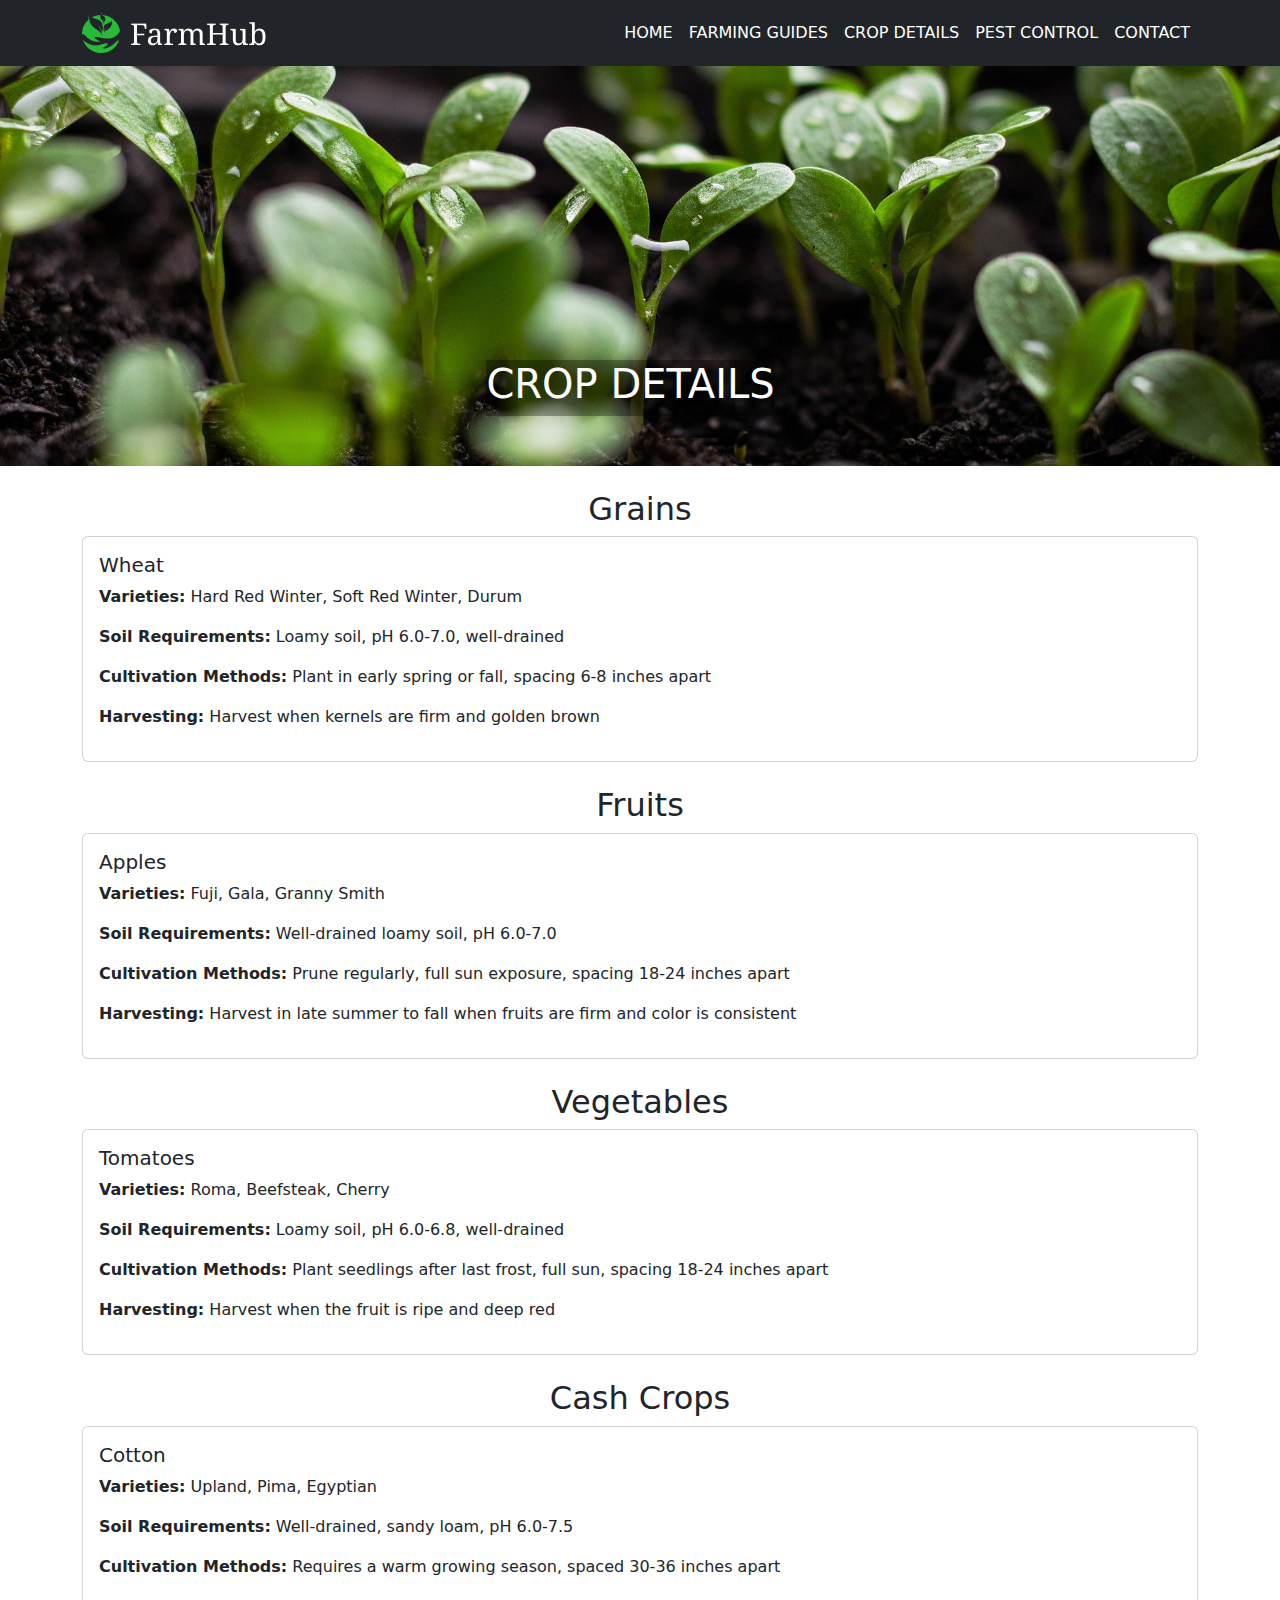
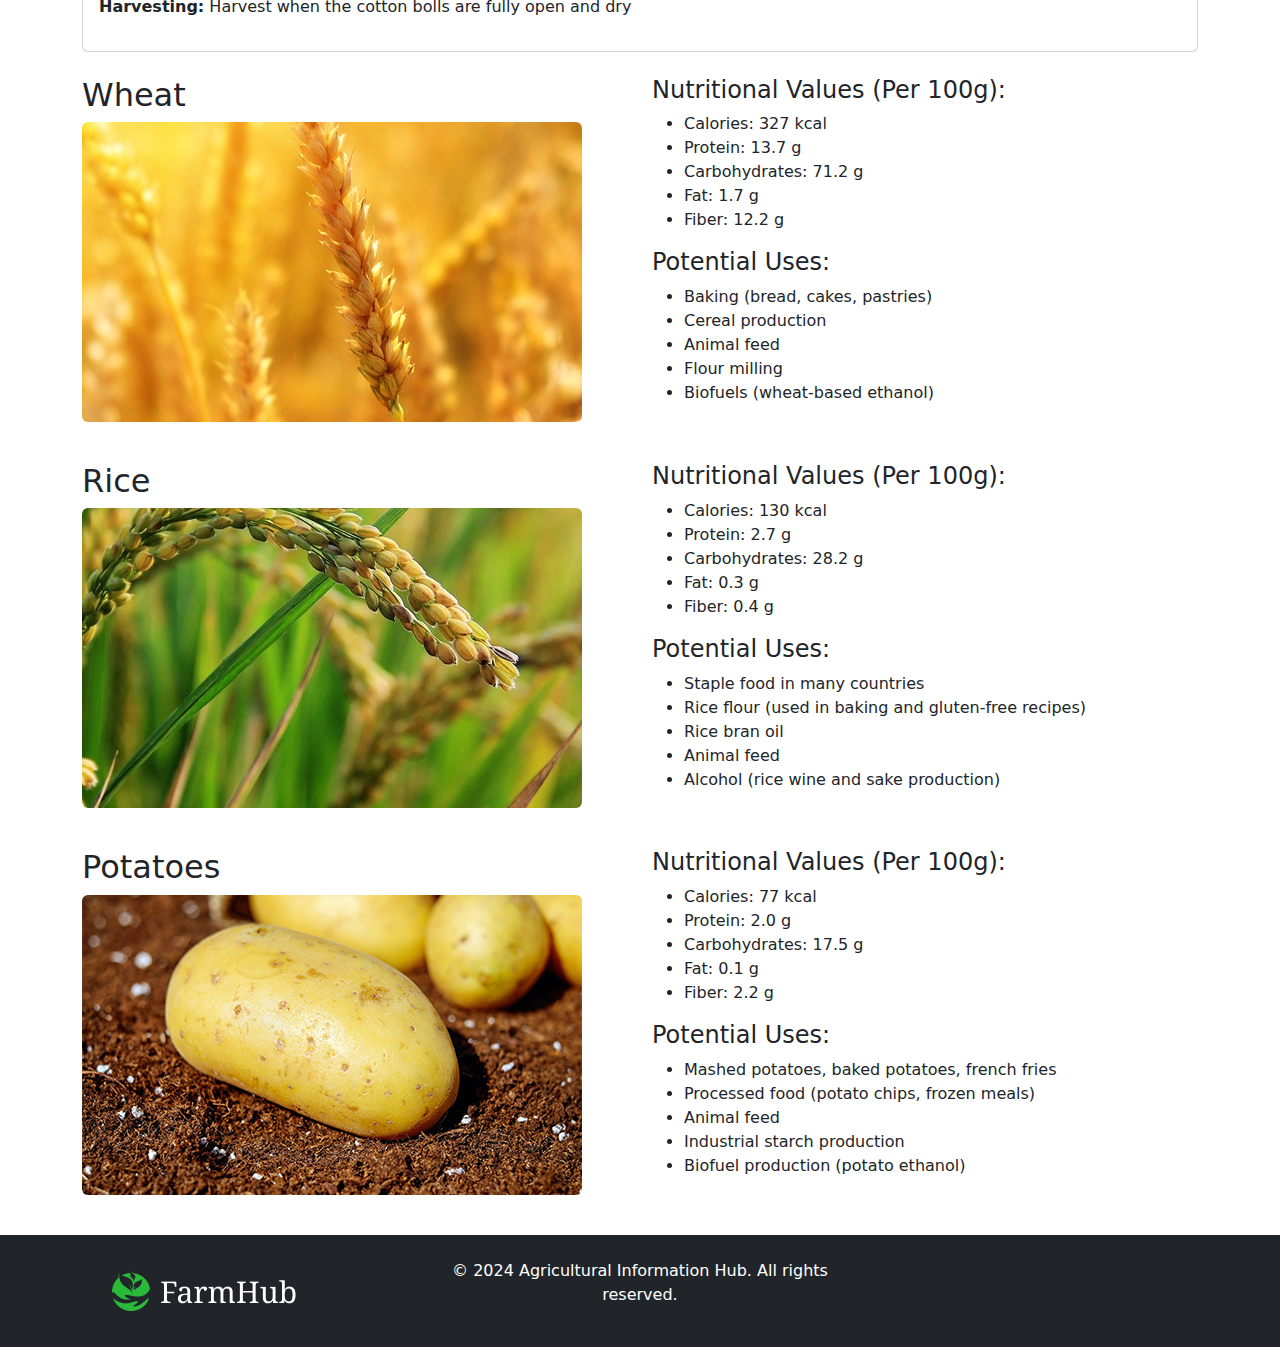
<file: exam practice 1/Job-2/crop.html>
<!DOCTYPE html>
<html lang="en">

<head>
    <meta charset="UTF-8">
    <meta name="viewport" content="width=device-width, initial-scale=1.0">
    <title>Agricultural Information Hub</title>

    <!-- Bootstrp link -->
    <link href="https://cdn.jsdelivr.net/npm/bootstrap@5.3.3/dist/css/bootstrap.min.css" rel="stylesheet"
        integrity="sha384-QWTKZyjpPEjISv5WaRU9OFeRpok6YctnYmDr5pNlyT2bRjXh0JMhjY6hW+ALEwIH" crossorigin="anonymous">
    <!-- css Link -->
    <link rel="stylesheet" href="assets/style.css">
</head>

<body>

    <!-- Navbar Section start -->
    <section class="navbar_section">
        <nav class="navbar navbar-expand-lg navbar-dark bg-dark">
            <div class="container">
                <a class="navbar-brand" href="#"><img src="assets/image/logo.png" alt=""></a>
                <button class="navbar-toggler" type="button" data-bs-toggle="collapse"
                    data-bs-target="#navbarSupportedContent" aria-controls="navbarSupportedContent"
                    aria-expanded="false" aria-label="Toggle navigation">
                    <span class="navbar-toggler-icon"></span>
                </button>
                <div class="collapse navbar-collapse" id="navbarSupportedContent">
                    <ul class="navbar-nav ms-auto mb-2 mb-lg-0 text-uppercase">
                        <li class="nav-item">
                            <a class="nav-link active" aria-current="page" href="index.html">Home</a>
                        </li>
                        <li class="nav-item">
                            <a class="nav-link active" aria-current="page" href="farming.html">Farming
                                Guides</a>
                        </li>
                        <li class="nav-item">
                            <a class="nav-link active" aria-current="page" href="crop.html">Crop
                                Details</a>
                        </li>
                        <li class="nav-item">
                            <a class="nav-link active" aria-current="page" href="pest.html">Pest
                                Control</a>
                        </li>
                        <li class="nav-item">
                            <a class="nav-link active" aria-current="page" href="contact.html">Contact</a>
                        </li>

                </div>
            </div>
        </nav>

    </section>
    <!-- Navbar Section end -->

    <!-- Banner Section strat -->
    <section class="banner_section">
        <div class="banner_img">
            <img src="assets/image/al banner.jpg" width="100%" alt="">
        </div>
        <div class="banner_content">
            <h1>Crop Details</h1>
        </div>

    </section>




    <!-- Banner Section end -->


    <!-- Crop details -->
    <section class="crop_details">
        <div class="container mt-4">
            <!-- Grains Section -->
            <section id="grains">
                <div class="row mb-4">
                    <div class="col-12">
                        <h2 class="text-center">Grains</h2>
                        <div class="card">
                            <div class="card-body">
                                <h5 class="card-title">Wheat</h5>
                                <p><strong>Varieties:</strong> Hard Red Winter, Soft Red Winter, Durum</p>
                                <p><strong>Soil Requirements:</strong> Loamy soil, pH 6.0-7.0, well-drained</p>
                                <p><strong>Cultivation Methods:</strong> Plant in early spring or fall, spacing 6-8
                                    inches apart</p>
                                <p><strong>Harvesting:</strong> Harvest when kernels are firm and golden brown</p>
                            </div>
                        </div>
                        <!-- Additional Grains can be added in a similar format -->
                    </div>
                </div>
            </section>

            <!-- Fruits Section -->
            <section id="fruits">
                <div class="row mb-4">
                    <div class="col-12">
                        <h2 class="text-center">Fruits</h2>
                        <div class="card">
                            <div class="card-body">
                                <h5 class="card-title">Apples</h5>
                                <p><strong>Varieties:</strong> Fuji, Gala, Granny Smith</p>
                                <p><strong>Soil Requirements:</strong> Well-drained loamy soil, pH 6.0-7.0</p>
                                <p><strong>Cultivation Methods:</strong> Prune regularly, full sun exposure, spacing
                                    18-24 inches apart</p>
                                <p><strong>Harvesting:</strong> Harvest in late summer to fall when fruits are firm and
                                    color is consistent</p>
                            </div>
                        </div>
                        <!-- Additional Fruits can be added in a similar format -->
                    </div>
                </div>
            </section>

            <!-- Vegetables Section -->
            <section id="vegetables">
                <div class="row mb-4">
                    <div class="col-12">
                        <h2 class="text-center">Vegetables</h2>
                        <div class="card">
                            <div class="card-body">
                                <h5 class="card-title">Tomatoes</h5>
                                <p><strong>Varieties:</strong> Roma, Beefsteak, Cherry</p>
                                <p><strong>Soil Requirements:</strong> Loamy soil, pH 6.0-6.8, well-drained</p>
                                <p><strong>Cultivation Methods:</strong> Plant seedlings after last frost, full sun,
                                    spacing 18-24 inches apart</p>
                                <p><strong>Harvesting:</strong> Harvest when the fruit is ripe and deep red</p>
                            </div>
                        </div>
                        <!-- Additional Vegetables can be added in a similar format -->
                    </div>
                </div>
            </section>

            <!-- Cash Crops Section -->
            <section id="cash-crops">
                <div class="row mb-4">
                    <div class="col-12">
                        <h2 class="text-center">Cash Crops</h2>
                        <div class="card">
                            <div class="card-body">
                                <h5 class="card-title">Cotton</h5>
                                <p><strong>Varieties:</strong> Upland, Pima, Egyptian</p>
                                <p><strong>Soil Requirements:</strong> Well-drained, sandy loam, pH 6.0-7.5</p>
                                <p><strong>Cultivation Methods:</strong> Requires a warm growing season, spaced 30-36
                                    inches apart</p>
                                <p><strong>Harvesting:</strong> Harvest when the cotton bolls are fully open and dry</p>
                            </div>
                        </div>
                        <!-- Additional Cash Crops can be added in a similar format -->
                    </div>
                </div>
            </section>

        </div>

    </section>


    <section class="crop_profile">
        <div class="container mt-4">

            <!-- Wheat Profile Section -->
            <section id="wheat">
                <div class="row mb-4">
                    <div class="col-md-6">
                        <h2>Wheat</h2>
                        <img src="assets/image/profile.png" alt="Wheat" class="img-fluid rounded mb-3">
                    </div>
                    <div class="col-md-6">
                        <h4>Nutritional Values (Per 100g):</h4>
                        <ul>
                            <li>Calories: 327 kcal</li>
                            <li>Protein: 13.7 g</li>
                            <li>Carbohydrates: 71.2 g</li>
                            <li>Fat: 1.7 g</li>
                            <li>Fiber: 12.2 g</li>
                        </ul>

                        <h4>Potential Uses:</h4>
                        <ul>
                            <li>Baking (bread, cakes, pastries)</li>
                            <li>Cereal production</li>
                            <li>Animal feed</li>
                            <li>Flour milling</li>
                            <li>Biofuels (wheat-based ethanol)</li>
                        </ul>
                    </div>
                </div>
            </section>

            <!-- Rice Profile Section -->
            <section id="rice">
                <div class="row mb-4">
                    <div class="col-md-6">
                        <h2>Rice</h2>
                        <img src="assets/image/profile2.png" alt="Rice" class="img-fluid rounded mb-3">
                    </div>
                    <div class="col-md-6">
                        <h4>Nutritional Values (Per 100g):</h4>
                        <ul>
                            <li>Calories: 130 kcal</li>
                            <li>Protein: 2.7 g</li>
                            <li>Carbohydrates: 28.2 g</li>
                            <li>Fat: 0.3 g</li>
                            <li>Fiber: 0.4 g</li>
                        </ul>

                        <h4>Potential Uses:</h4>
                        <ul>
                            <li>Staple food in many countries</li>
                            <li>Rice flour (used in baking and gluten-free recipes)</li>
                            <li>Rice bran oil</li>
                            <li>Animal feed</li>
                            <li>Alcohol (rice wine and sake production)</li>
                        </ul>
                    </div>
                </div>
            </section>

            <!-- Potatoes Profile Section -->
            <section id="potatoes">
                <div class="row mb-4">
                    <div class="col-md-6">
                        <h2>Potatoes</h2>
                        <img src="assets/image/profil3.jpg" alt="Potatoes" class="img-fluid rounded mb-3">
                    </div>
                    <div class="col-md-6">
                        <h4>Nutritional Values (Per 100g):</h4>
                        <ul>
                            <li>Calories: 77 kcal</li>
                            <li>Protein: 2.0 g</li>
                            <li>Carbohydrates: 17.5 g</li>
                            <li>Fat: 0.1 g</li>
                            <li>Fiber: 2.2 g</li>
                        </ul>

                        <h4>Potential Uses:</h4>
                        <ul>
                            <li>Mashed potatoes, baked potatoes, french fries</li>
                            <li>Processed food (potato chips, frozen meals)</li>
                            <li>Animal feed</li>
                            <li>Industrial starch production</li>
                            <li>Biofuel production (potato ethanol)</li>
                        </ul>
                    </div>
                </div>
            </section>



        </div>

    </section>



    <!-- Footer Section -->
    <footer class="bg-dark text-white text-center py-4 align-items-center">
        <div class="row align-items-center">
            <div class="col-4">
                <img src="assets/image/logo.png" alt="">
            </div>
            <div class="col-4">
                <p>&copy; 2024 Agricultural Information Hub. All rights reserved.</p>
            </div>
            <div class="col-4" id="datetime"></div>
        </div>
    </footer>




    <!-- Bootstrp link -->
    <script src="https://cdn.jsdelivr.net/npm/bootstrap@5.3.3/dist/js/bootstrap.bundle.min.js"
        integrity="sha384-YvpcrYf0tY3lHB60NNkmXc5s9fDVZLESaAA55NDzOxhy9GkcIdslK1eN7N6jIeHz"
        crossorigin="anonymous"></script>

    <script src="assets/time.js"></script>
</body>

</html>
</file>
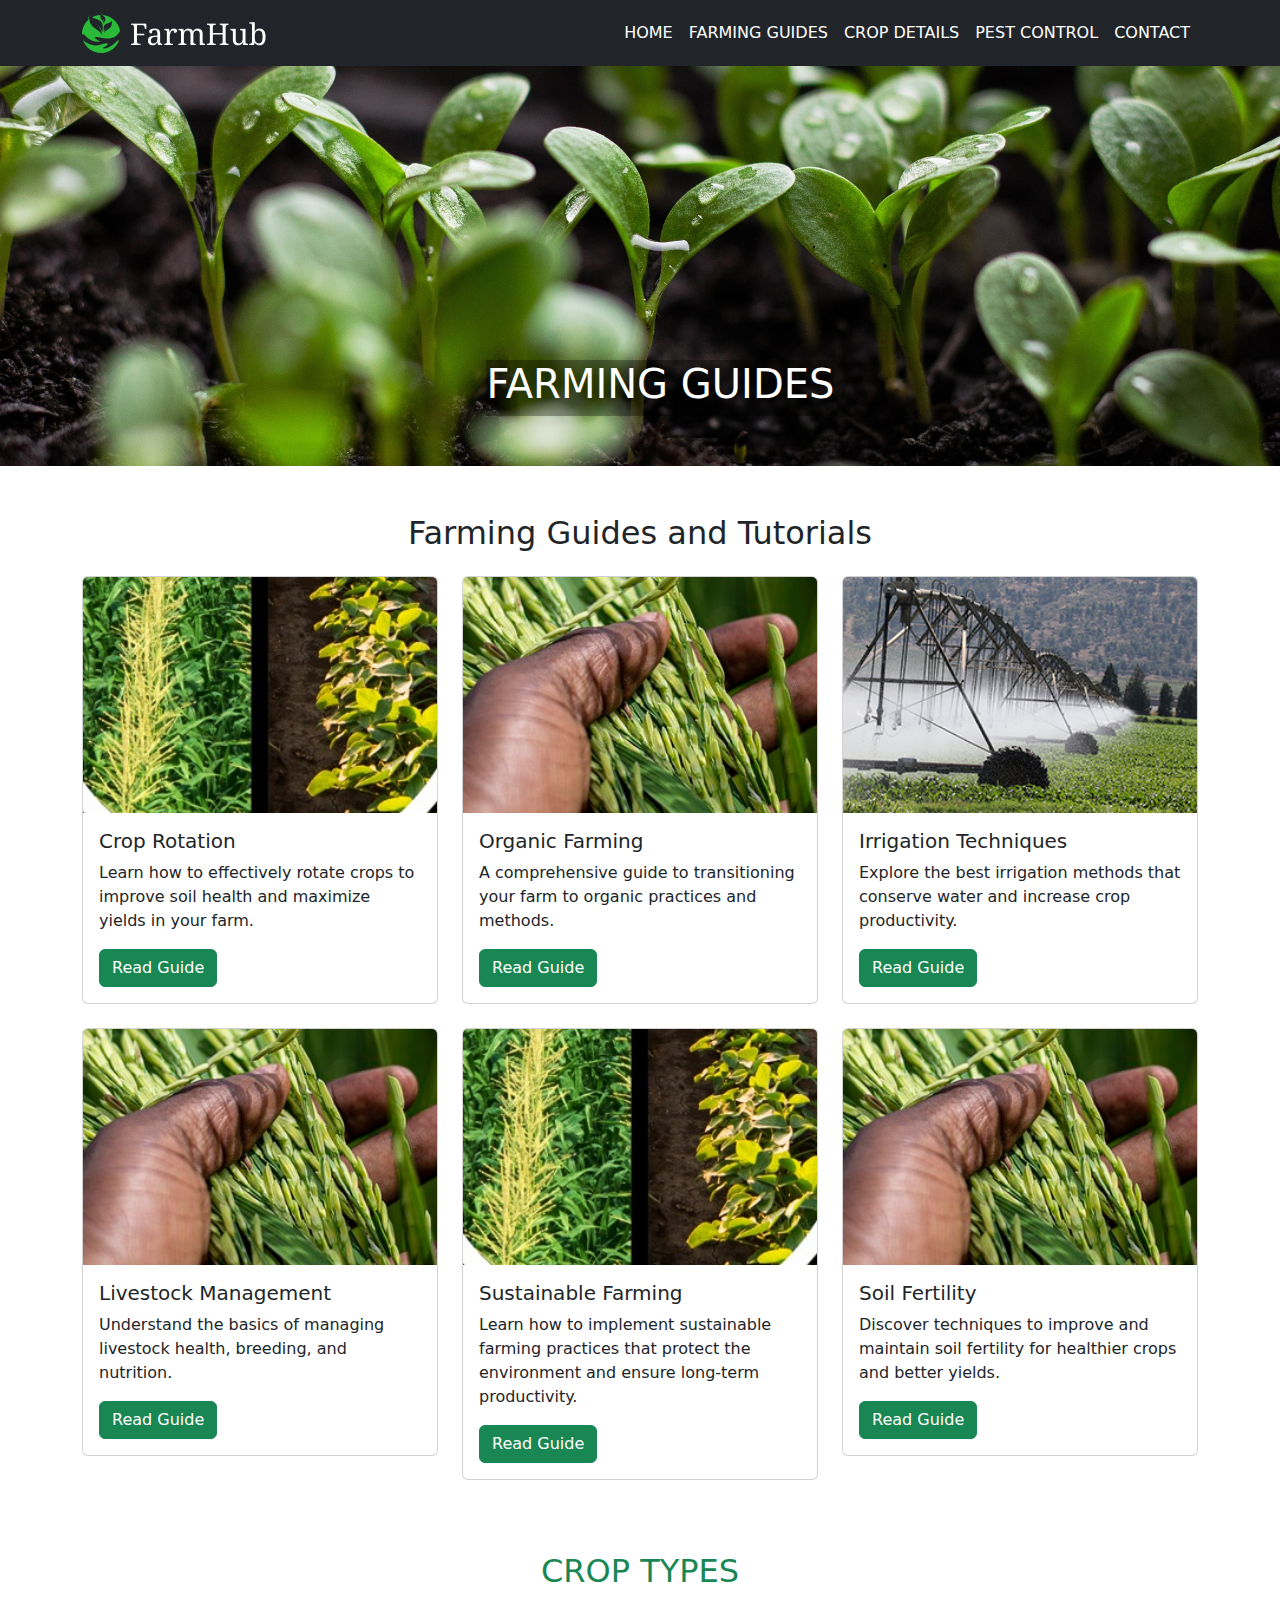
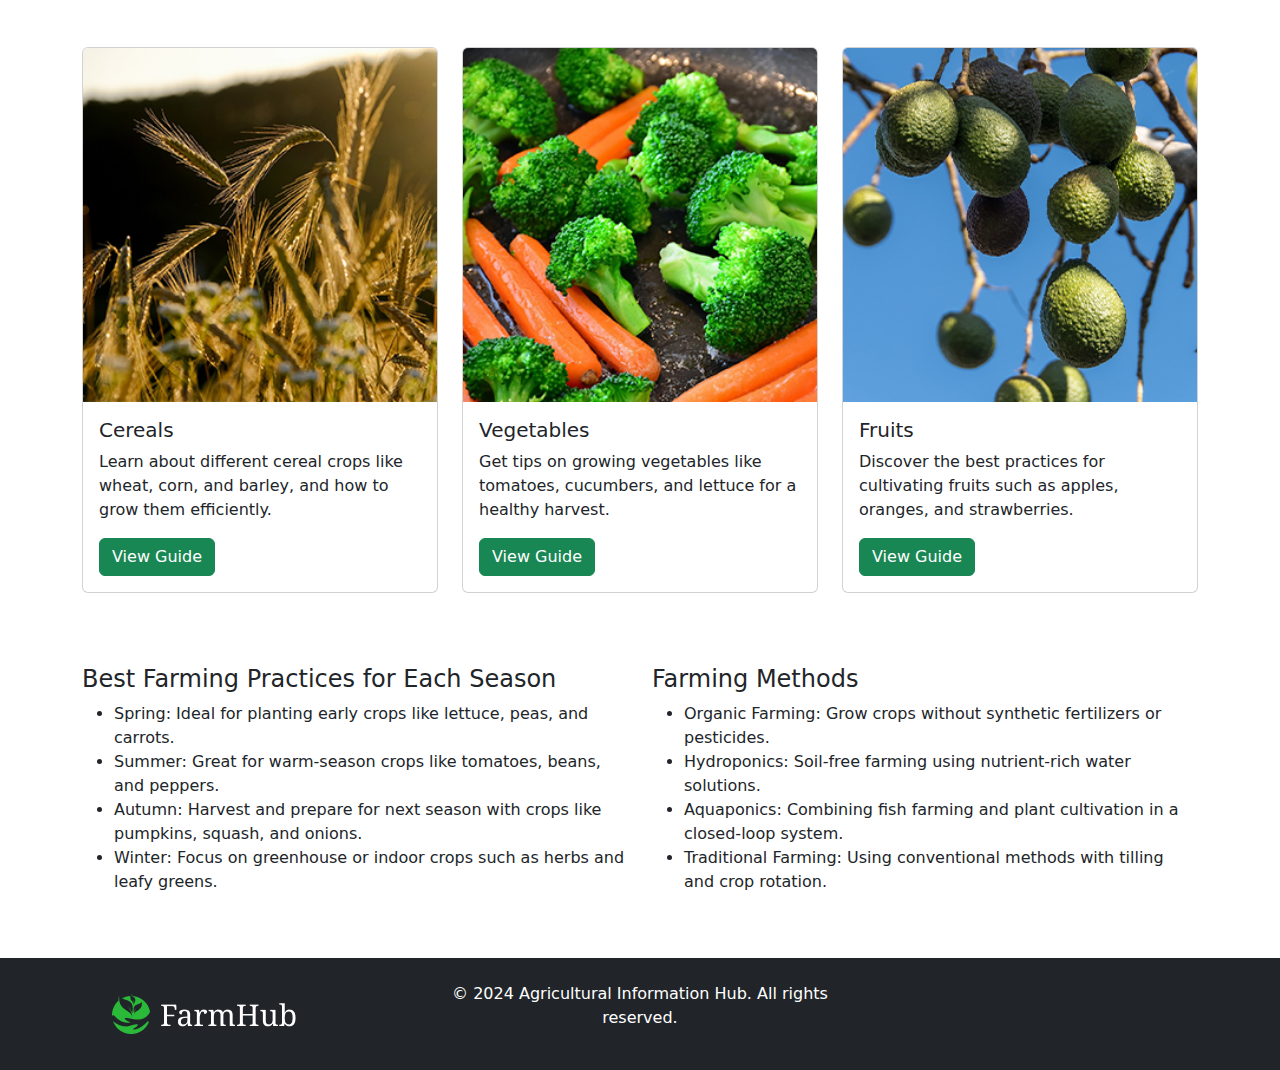
<file: exam practice 1/Job-2/farming.html>
<!DOCTYPE html>
<html lang="en">

<head>
    <meta charset="UTF-8">
    <meta name="viewport" content="width=device-width, initial-scale=1.0">
    <title>Agricultural Information Hub</title>

    <!-- Bootstrp link -->
    <link href="https://cdn.jsdelivr.net/npm/bootstrap@5.3.3/dist/css/bootstrap.min.css" rel="stylesheet"
        integrity="sha384-QWTKZyjpPEjISv5WaRU9OFeRpok6YctnYmDr5pNlyT2bRjXh0JMhjY6hW+ALEwIH" crossorigin="anonymous">
    <!-- css Link -->
    <link rel="stylesheet" href="assets/style.css">
</head>

<body>

    <!-- Navbar Section start -->
    <section class="navbar_section">
        <nav class="navbar navbar-expand-lg navbar-dark bg-dark">
            <div class="container">
                <a class="navbar-brand" href="#"><img src="assets/image/logo.png" alt=""></a>
                <button class="navbar-toggler" type="button" data-bs-toggle="collapse"
                    data-bs-target="#navbarSupportedContent" aria-controls="navbarSupportedContent"
                    aria-expanded="false" aria-label="Toggle navigation">
                    <span class="navbar-toggler-icon"></span>
                </button>
                <div class="collapse navbar-collapse" id="navbarSupportedContent">
                    <ul class="navbar-nav ms-auto mb-2 mb-lg-0 text-uppercase">
                        <li class="nav-item">
                            <a class="nav-link active" aria-current="page" href="index.html">Home</a>
                        </li>
                        <li class="nav-item">
                            <a class="nav-link active" aria-current="page" href="farming.html">Farming
                                Guides</a>
                        </li>
                        <li class="nav-item">
                            <a class="nav-link active" aria-current="page" href="crop.html">Crop
                                Details</a>
                        </li>
                        <li class="nav-item">
                            <a class="nav-link active" aria-current="page" href="pest.html">Pest
                                Control</a>
                        </li>
                        <li class="nav-item">
                            <a class="nav-link active" aria-current="page" href="contact.html">Contact</a>
                        </li>

                </div>
            </div>
        </nav>

    </section>
    <!-- Navbar Section end -->

    <!-- Banner Section strat -->
    <section class="banner_section">
        <div class="banner_img">
            <img src="assets/image/al banner.jpg" width="100%" alt="">
        </div>
        <div class="banner_content">
            <h1>Farming Guides</h1>
        </div>

    </section>




    <!-- Banner Section end -->


    <!-- Collection Section Start -->
    <section class="collection">
        <div class="container mt-5">
            <h2 class="text-center mb-4">Farming Guides and Tutorials</h2>

            <div class="row row-cols-1 row-cols-md-2 row-cols-lg-3 g-4">

                <div class="col">
                    <div class="card">
                        <img src="assets/image/crop rotation.jpg" class="card-img-top" alt="Crop Rotation">
                        <div class="card-body">
                            <h5 class="card-title">Crop Rotation</h5>
                            <p class="card-text">Learn how to effectively rotate crops to improve soil health and
                                maximize yields in your farm.</p>
                            <a href="#" class="btn btn-success">Read Guide</a>
                        </div>
                    </div>
                </div>

                <div class="col">
                    <div class="card">
                        <img src="assets/image/organic.jpg" class="card-img-top" alt="Organic Farming">
                        <div class="card-body">
                            <h5 class="card-title">Organic Farming</h5>
                            <p class="card-text">A comprehensive guide to transitioning your farm to organic practices
                                and methods.</p>
                            <a href="#" class="btn btn-success">Read Guide</a>
                        </div>
                    </div>
                </div>

                <div class="col">
                    <div class="card">
                        <img src="assets/image/oraganic.jpg" class="card-img-top" alt="Irrigation Techniques">
                        <div class="card-body">
                            <h5 class="card-title">Irrigation Techniques</h5>
                            <p class="card-text">Explore the best irrigation methods that conserve water and increase
                                crop productivity.</p>
                            <a href="#" class="btn btn-success">Read Guide</a>
                        </div>
                    </div>
                </div>

                <div class="col">
                    <div class="card">
                        <img src="assets/image/organic.jpg" class="card-img-top" alt="Livestock Management">
                        <div class="card-body">
                            <h5 class="card-title">Livestock Management</h5>
                            <p class="card-text">Understand the basics of managing livestock health, breeding, and
                                nutrition.</p>
                            <a href="#" class="btn btn-success">Read Guide</a>
                        </div>
                    </div>
                </div>

                <div class="col">
                    <div class="card">
                        <img src="assets/image/crop rotation.jpg" class="card-img-top" alt="Sustainable Farming">
                        <div class="card-body">
                            <h5 class="card-title">Sustainable Farming</h5>
                            <p class="card-text">Learn how to implement sustainable farming practices that protect the
                                environment and ensure long-term productivity.</p>
                            <a href="#" class="btn btn-success">Read Guide</a>
                        </div>
                    </div>
                </div>

                <div class="col">
                    <div class="card">
                        <img src="assets/image/organic.jpg" class="card-img-top" alt="Soil Fertility">
                        <div class="card-body">
                            <h5 class="card-title">Soil Fertility</h5>
                            <p class="card-text">Discover techniques to improve and maintain soil fertility for
                                healthier crops and better yields.</p>
                            <a href="#" class="btn btn-success">Read Guide</a>
                        </div>
                    </div>
                </div>

            </div>
        </div>

    </section>

    <!-- Collection Section end -->

    <!-- Categorization section strt -->
    <section class="Categorization">
        <div class="container mt-4">
            <h2 class="text-center text-uppercase text-success py-5">Crop Types</h2>
            <div class="row">
                <div class="col-md-4 mb-4">
                    <div class="card">
                        <img src="assets/image/crop cash.jpg" class="card-img-top" alt="Crop 1">
                        <div class="card-body">
                            <h5 class="card-title">Cereals</h5>
                            <p class="card-text">Learn about different cereal crops like wheat, corn, and barley, and
                                how to grow them efficiently.</p>
                            <a href="#" class="btn btn-success">View Guide</a>
                        </div>
                    </div>
                </div>
                <div class="col-md-4 mb-4">
                    <div class="card">
                        <img src="assets/image/vagetables.jpg" class="card-img-top" alt="Crop 2">
                        <div class="card-body">
                            <h5 class="card-title">Vegetables</h5>
                            <p class="card-text">Get tips on growing vegetables like tomatoes, cucumbers, and lettuce
                                for a healthy harvest.</p>
                            <a href="#" class="btn btn-success">View Guide</a>
                        </div>
                    </div>
                </div>
                <div class="col-md-4 mb-4">
                    <div class="card">
                        <img src="assets/image/fruits.jpg" class="card-img-top" alt="Crop 3">
                        <div class="card-body">
                            <h5 class="card-title">Fruits</h5>
                            <p class="card-text">Discover the best practices for cultivating fruits such as apples,
                                oranges, and strawberries.</p>
                            <a href="#" class="btn btn-success">View Guide</a>
                        </div>
                    </div>
                </div>
            </div>

            <div class="row">
                <div class="col-md-6 mt-5 mb-5">
                    <h4>Best Farming Practices for Each Season</h4>
                    <ul>
                        <li>Spring: Ideal for planting early crops like lettuce, peas, and carrots.</li>
                        <li>Summer: Great for warm-season crops like tomatoes, beans, and peppers.</li>
                        <li>Autumn: Harvest and prepare for next season with crops like pumpkins, squash, and onions.
                        </li>
                        <li>Winter: Focus on greenhouse or indoor crops such as herbs and leafy greens.</li>
                    </ul>
                </div>
                <div class="col-md-6 mt-5 mb-5">
                    <h4>Farming Methods</h4>
                    <ul>
                        <li>Organic Farming: Grow crops without synthetic fertilizers or pesticides.</li>
                        <li>Hydroponics: Soil-free farming using nutrient-rich water solutions.</li>
                        <li>Aquaponics: Combining fish farming and plant cultivation in a closed-loop system.</li>
                        <li>Traditional Farming: Using conventional methods with tilling and crop rotation.</li>
                    </ul>
                </div>
            </div>

        </div>
    </section>


    <!-- Categorization section end -->











    <!-- Footer Section -->
    <footer class="bg-dark text-white text-center py-4 align-items-center">
        <div class="row align-items-center">
            <div class="col-4">
                <img src="assets/image/logo.png" alt="">
            </div>
            <div class="col-4">
                <p>&copy; 2024 Agricultural Information Hub. All rights reserved.</p>
            </div>
            <div class="col-4" id="datetime"></div>
        </div>
    </footer>




    <!-- Bootstrp link -->
    <script src="https://cdn.jsdelivr.net/npm/bootstrap@5.3.3/dist/js/bootstrap.bundle.min.js"
        integrity="sha384-YvpcrYf0tY3lHB60NNkmXc5s9fDVZLESaAA55NDzOxhy9GkcIdslK1eN7N6jIeHz"
        crossorigin="anonymous"></script>

    <script src="assets/time.js"></script>
</body>

</html>
</file>
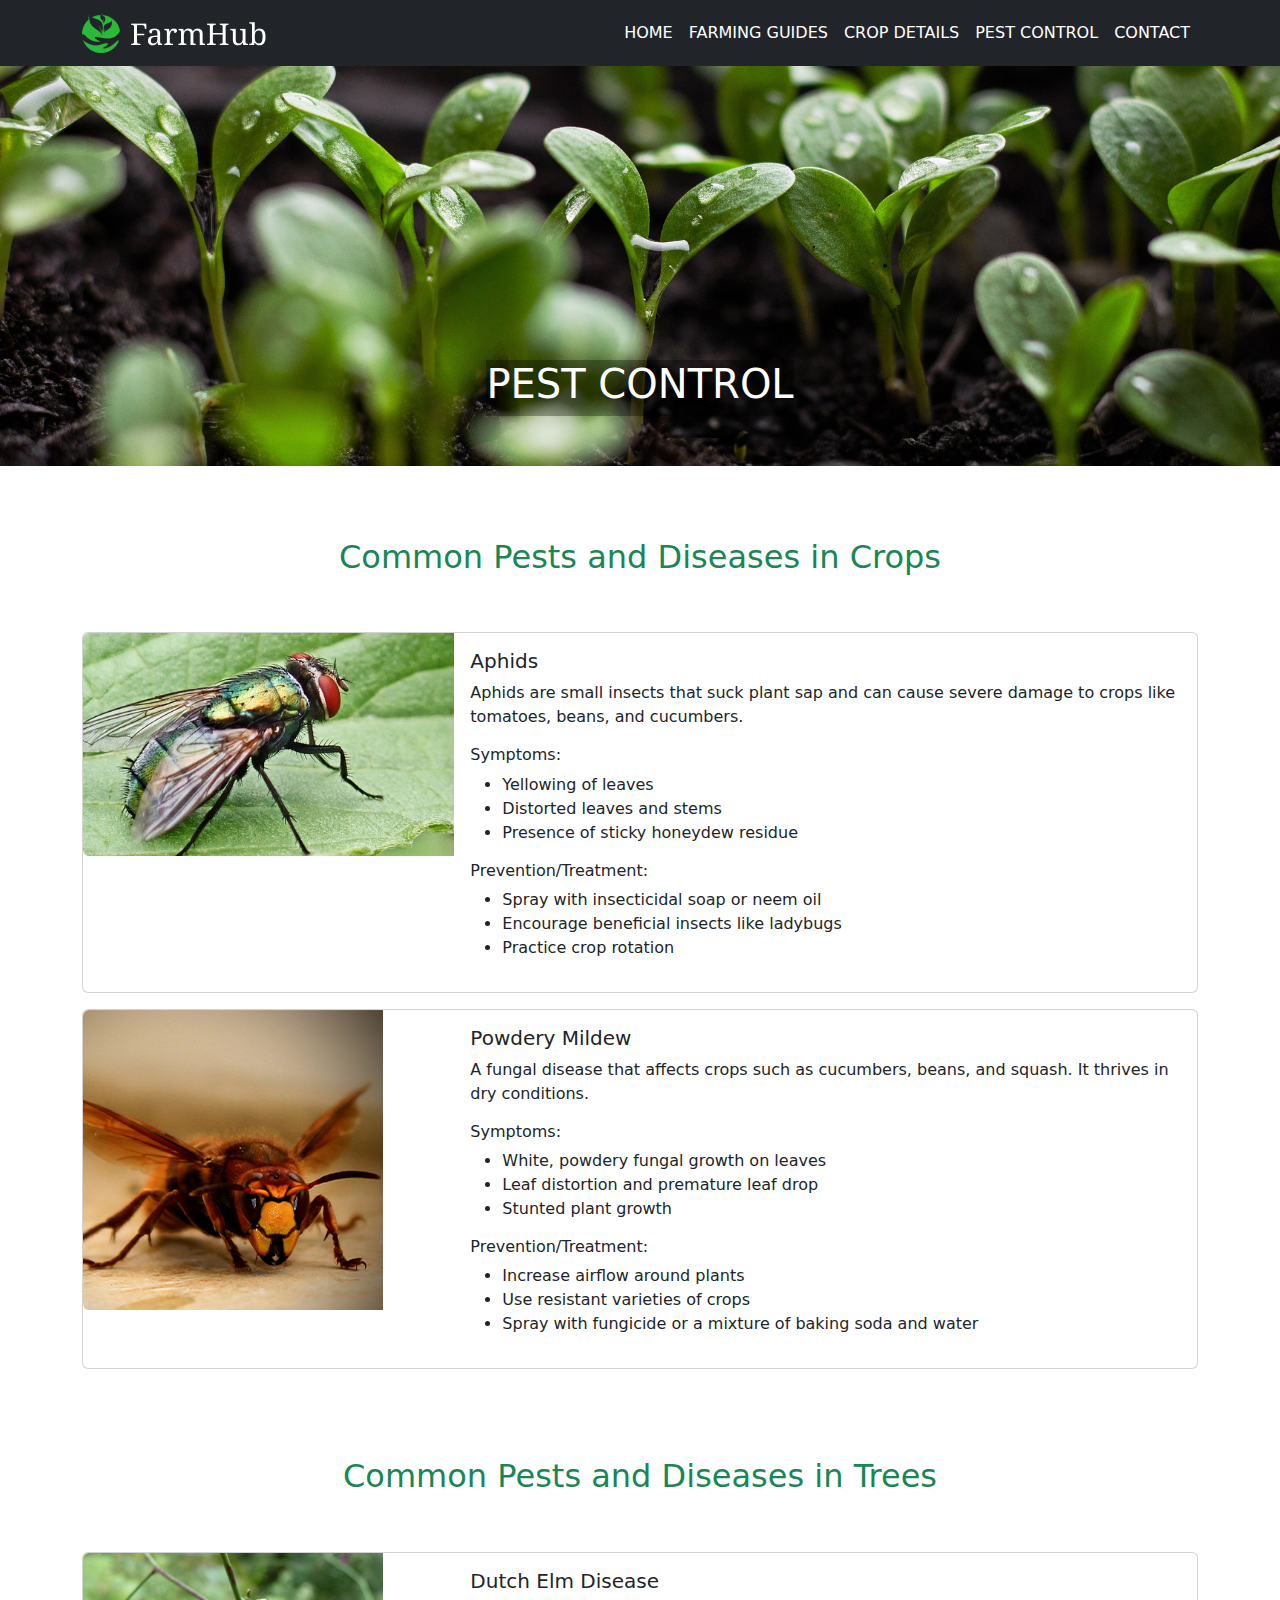
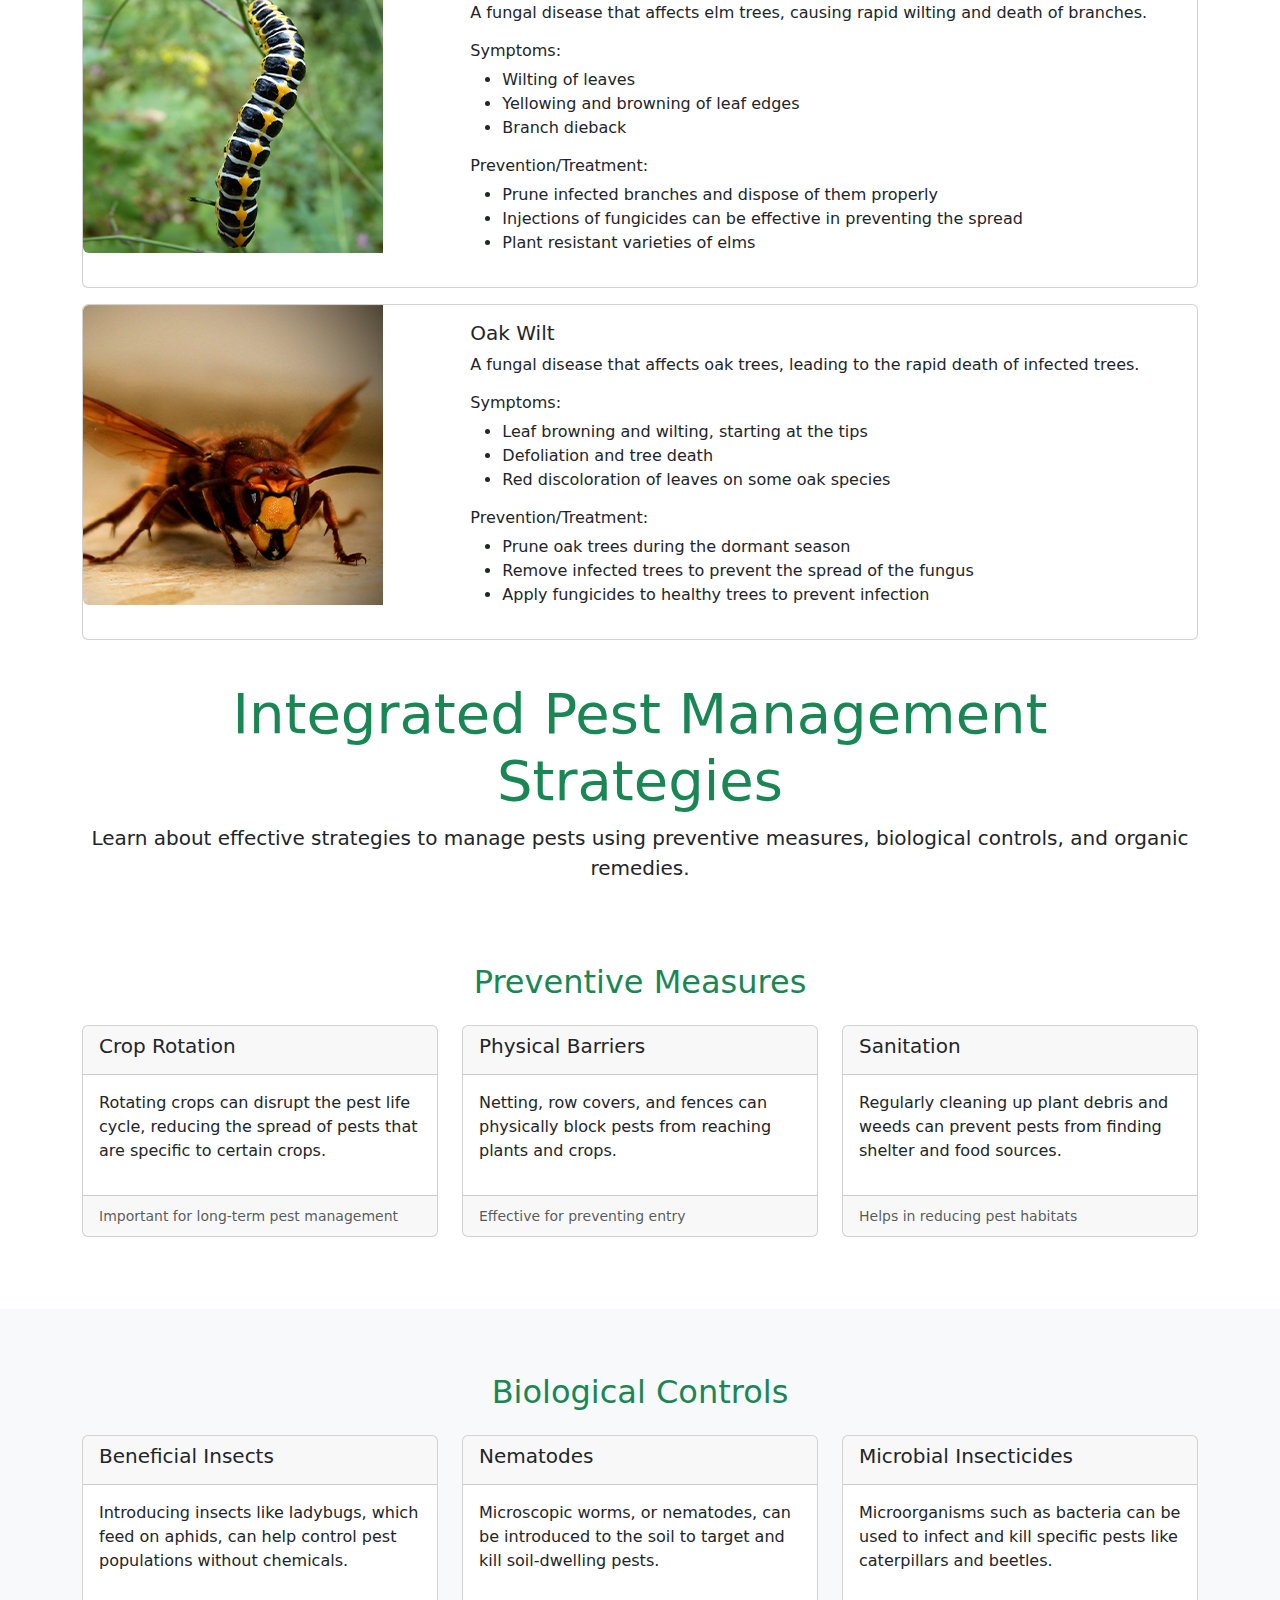
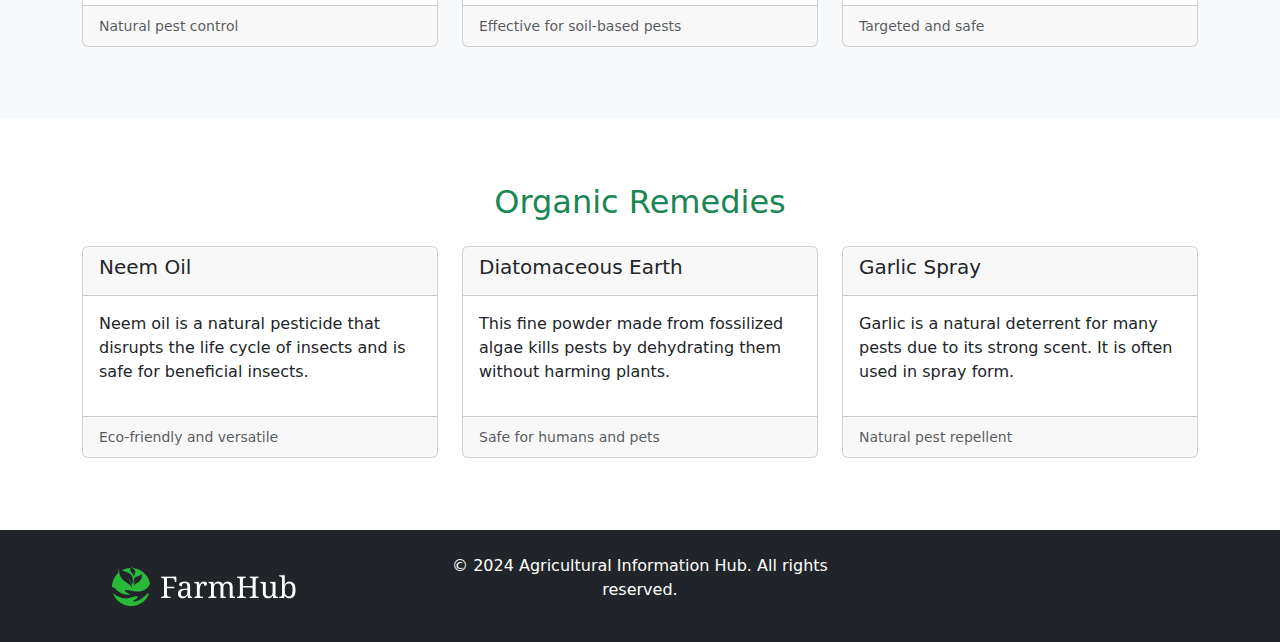
<file: exam practice 1/Job-2/pest.html>
<!DOCTYPE html>
<html lang="en">

<head>
    <meta charset="UTF-8">
    <meta name="viewport" content="width=device-width, initial-scale=1.0">
    <title>Agricultural Information Hub</title>

    <!-- Bootstrp link -->
    <link href="https://cdn.jsdelivr.net/npm/bootstrap@5.3.3/dist/css/bootstrap.min.css" rel="stylesheet"
        integrity="sha384-QWTKZyjpPEjISv5WaRU9OFeRpok6YctnYmDr5pNlyT2bRjXh0JMhjY6hW+ALEwIH" crossorigin="anonymous">
    <!-- css Link -->
    <link rel="stylesheet" href="assets/style.css">
</head>

<body>

    <!-- Navbar Section start -->
    <section class="navbar_section">
        <nav class="navbar navbar-expand-lg navbar-dark bg-dark">
            <div class="container">
                <a class="navbar-brand" href="#"><img src="assets/image/logo.png" alt=""></a>
                <button class="navbar-toggler" type="button" data-bs-toggle="collapse"
                    data-bs-target="#navbarSupportedContent" aria-controls="navbarSupportedContent"
                    aria-expanded="false" aria-label="Toggle navigation">
                    <span class="navbar-toggler-icon"></span>
                </button>
                <div class="collapse navbar-collapse" id="navbarSupportedContent">
                    <ul class="navbar-nav ms-auto mb-2 mb-lg-0 text-uppercase">
                        <li class="nav-item">
                            <a class="nav-link active" aria-current="page" href="index.html">Home</a>
                        </li>
                        <li class="nav-item">
                            <a class="nav-link active" aria-current="page" href="farming.html">Farming
                                Guides</a>
                        </li>
                        <li class="nav-item">
                            <a class="nav-link active" aria-current="page" href="crop.html">Crop
                                Details</a>
                        </li>
                        <li class="nav-item">
                            <a class="nav-link active" aria-current="page" href="pest.html">Pest
                                Control</a>
                        </li>
                        <li class="nav-item">
                            <a class="nav-link active" aria-current="page" href="contact.html">Contact</a>
                        </li>

                </div>
            </div>
        </nav>

    </section>
    <!-- Navbar Section end -->
    <!-- Banner Section strat -->
    <section class="banner_section">
        <div class="banner_img">
            <img src="assets/image/al banner.jpg" width="100%" alt="">
        </div>
        <div class="banner_content">
            <h1>Pest Control</h1>
        </div>

    </section>




    <!-- Banner Section end -->


    <!-- pest guide section start -->
    <section class="pest_guide">
        <div class="container mt-4">

            <!-- Crops Section -->
            <section id="crops">
                <div class="row mb-4">
                    <div class="col-12">
                        <h2 class="text-center text-success py-5">Common Pests and Diseases in Crops</h2>

                        <!-- Aphids -->
                        <div class="card mb-3">
                            <div class="row g-0">
                                <div class="col-md-4">
                                    <img src="assets/image/pest control.jpg" alt="Aphids"
                                        class="img-fluid rounded-start">
                                </div>
                                <div class="col-md-8">
                                    <div class="card-body">
                                        <h5 class="card-title">Aphids</h5>
                                        <p class="card-text">Aphids are small insects that suck plant sap and can cause
                                            severe damage to crops like tomatoes, beans, and cucumbers.</p>
                                        <h6>Symptoms:</h6>
                                        <ul>
                                            <li>Yellowing of leaves</li>
                                            <li>Distorted leaves and stems</li>
                                            <li>Presence of sticky honeydew residue</li>
                                        </ul>
                                        <h6>Prevention/Treatment:</h6>
                                        <ul>
                                            <li>Spray with insecticidal soap or neem oil</li>
                                            <li>Encourage beneficial insects like ladybugs</li>
                                            <li>Practice crop rotation</li>
                                        </ul>
                                    </div>
                                </div>
                            </div>
                        </div>

                        <!-- Powdery Mildew -->
                        <div class="card mb-3">
                            <div class="row g-0">
                                <div class="col-md-4">
                                    <img src="assets/image/bilogical.jpg" alt="Powdery Mildew"
                                        class="img-fluid rounded-start">
                                </div>
                                <div class="col-md-8">
                                    <div class="card-body">
                                        <h5 class="card-title">Powdery Mildew</h5>
                                        <p class="card-text">A fungal disease that affects crops such as cucumbers,
                                            beans, and squash. It thrives in dry conditions.</p>
                                        <h6>Symptoms:</h6>
                                        <ul>
                                            <li>White, powdery fungal growth on leaves</li>
                                            <li>Leaf distortion and premature leaf drop</li>
                                            <li>Stunted plant growth</li>
                                        </ul>
                                        <h6>Prevention/Treatment:</h6>
                                        <ul>
                                            <li>Increase airflow around plants</li>
                                            <li>Use resistant varieties of crops</li>
                                            <li>Spray with fungicide or a mixture of baking soda and water</li>
                                        </ul>
                                    </div>
                                </div>
                            </div>
                        </div>

                        <!-- Add more crops pests and diseases here -->

                    </div>
                </div>
            </section>

            <!-- Trees Section -->
            <section id="trees">
                <div class="row mb-4">
                    <div class="col-12">
                        <h2 class="text-center text-success py-5">Common Pests and Diseases in Trees</h2>

                        <!-- Dutch Elm Disease -->
                        <div class="card mb-3">
                            <div class="row g-0">
                                <div class="col-md-4">
                                    <img src="assets/image/pest cotol.jpg" alt="Dutch Elm Disease"
                                        class="img-fluid rounded-start">
                                </div>
                                <div class="col-md-8">
                                    <div class="card-body">
                                        <h5 class="card-title">Dutch Elm Disease</h5>
                                        <p class="card-text">A fungal disease that affects elm trees, causing rapid
                                            wilting and death of branches.</p>
                                        <h6>Symptoms:</h6>
                                        <ul>
                                            <li>Wilting of leaves</li>
                                            <li>Yellowing and browning of leaf edges</li>
                                            <li>Branch dieback</li>
                                        </ul>
                                        <h6>Prevention/Treatment:</h6>
                                        <ul>
                                            <li>Prune infected branches and dispose of them properly</li>
                                            <li>Injections of fungicides can be effective in preventing the spread</li>
                                            <li>Plant resistant varieties of elms</li>
                                        </ul>
                                    </div>
                                </div>
                            </div>
                        </div>

                        <!-- Oak Wilt -->
                        <div class="card mb-3">
                            <div class="row g-0">
                                <div class="col-md-4">
                                    <img src="assets/image/bilogical.jpg" alt="Oak Wilt"
                                        class="img-fluid rounded-start">
                                </div>
                                <div class="col-md-8">
                                    <div class="card-body">
                                        <h5 class="card-title">Oak Wilt</h5>
                                        <p class="card-text">A fungal disease that affects oak trees, leading to the
                                            rapid death of infected trees.</p>
                                        <h6>Symptoms:</h6>
                                        <ul>
                                            <li>Leaf browning and wilting, starting at the tips</li>
                                            <li>Defoliation and tree death</li>
                                            <li>Red discoloration of leaves on some oak species</li>
                                        </ul>
                                        <h6>Prevention/Treatment:</h6>
                                        <ul>
                                            <li>Prune oak trees during the dormant season</li>
                                            <li>Remove infected trees to prevent the spread of the fungus</li>
                                            <li>Apply fungicides to healthy trees to prevent infection</li>
                                        </ul>
                                    </div>
                                </div>
                            </div>
                        </div>

                        <!-- Add more tree pests and diseases here -->

                    </div>
                </div>
            </section>


    </section>

    <!-- pest guide section end -->



    <!-- Integread section  -->
    <section class="integread">
        <header class="hero-section text-center">
            <div class="container">
                <h1 class="display-4 text-success">Integrated Pest Management Strategies</h1>
                <p class="lead">Learn about effective strategies to manage pests using preventive measures, biological
                    controls, and organic remedies.</p>
            </div>
        </header>

        <!-- Preventive Measures Section -->
        <section id="preventive" class="py-5">
            <div class="container">
                <h2 class="section-title text-success text-center py-3">Preventive Measures</h2>
                <div class="row">
                    <div class="col-lg-4 col-md-6 mb-4">
                        <div class="card">
                            <div class="card-header">
                                <h5>Crop Rotation</h5>
                            </div>
                            <div class="card-body">
                                <p>Rotating crops can disrupt the pest life cycle, reducing the spread of pests that are
                                    specific to certain crops.</p>
                            </div>
                            <div class="card-footer">
                                <small class="text-muted">Important for long-term pest management</small>
                            </div>
                        </div>
                    </div>
                    <div class="col-lg-4 col-md-6 mb-4">
                        <div class="card">
                            <div class="card-header">
                                <h5>Physical Barriers</h5>
                            </div>
                            <div class="card-body">
                                <p>Netting, row covers, and fences can physically block pests from reaching plants and
                                    crops.</p>
                            </div>
                            <div class="card-footer">
                                <small class="text-muted">Effective for preventing entry</small>
                            </div>
                        </div>
                    </div>
                    <div class="col-lg-4 col-md-6 mb-4">
                        <div class="card">
                            <div class="card-header">
                                <h5>Sanitation</h5>
                            </div>
                            <div class="card-body">
                                <p>Regularly cleaning up plant debris and weeds can prevent pests from finding shelter
                                    and food sources.</p>
                            </div>
                            <div class="card-footer">
                                <small class="text-muted">Helps in reducing pest habitats</small>
                            </div>
                        </div>
                    </div>
                </div>
            </div>
        </section>

        <!-- Biological Controls Section -->
        <section id="biological" class="bg-light py-5">
            <div class="container">
                <h2 class="section-title text-center py-3 text-success">Biological Controls</h2>
                <div class="row">
                    <div class="col-lg-4 col-md-6 mb-4">
                        <div class="card">
                            <div class="card-header">
                                <h5>Beneficial Insects</h5>
                            </div>
                            <div class="card-body">
                                <p>Introducing insects like ladybugs, which feed on aphids, can help control pest
                                    populations without chemicals.</p>
                            </div>
                            <div class="card-footer">
                                <small class="text-muted">Natural pest control</small>
                            </div>
                        </div>
                    </div>
                    <div class="col-lg-4 col-md-6 mb-4">
                        <div class="card">
                            <div class="card-header">
                                <h5>Nematodes</h5>
                            </div>
                            <div class="card-body">
                                <p>Microscopic worms, or nematodes, can be introduced to the soil to target and kill
                                    soil-dwelling pests.</p>
                            </div>
                            <div class="card-footer">
                                <small class="text-muted">Effective for soil-based pests</small>
                            </div>
                        </div>
                    </div>
                    <div class="col-lg-4 col-md-6 mb-4">
                        <div class="card">
                            <div class="card-header">
                                <h5>Microbial Insecticides</h5>
                            </div>
                            <div class="card-body">
                                <p>Microorganisms such as bacteria can be used to infect and kill specific pests like
                                    caterpillars and beetles.</p>
                            </div>
                            <div class="card-footer">
                                <small class="text-muted">Targeted and safe</small>
                            </div>
                        </div>
                    </div>
                </div>
            </div>
        </section>

        <!-- Organic Remedies Section -->
        <section id="organic" class="py-5">
            <div class="container">
                <h2 class="section-title text-center py-3 text-success">Organic Remedies</h2>
                <div class="row">
                    <div class="col-lg-4 col-md-6 mb-4">
                        <div class="card">
                            <div class="card-header">
                                <h5>Neem Oil</h5>
                            </div>
                            <div class="card-body">
                                <p>Neem oil is a natural pesticide that disrupts the life cycle of insects and is safe
                                    for beneficial insects.</p>
                            </div>
                            <div class="card-footer">
                                <small class="text-muted">Eco-friendly and versatile</small>
                            </div>
                        </div>
                    </div>
                    <div class="col-lg-4 col-md-6 mb-4">
                        <div class="card">
                            <div class="card-header">
                                <h5>Diatomaceous Earth</h5>
                            </div>
                            <div class="card-body">
                                <p>This fine powder made from fossilized algae kills pests by dehydrating them without
                                    harming plants.</p>
                            </div>
                            <div class="card-footer">
                                <small class="text-muted">Safe for humans and pets</small>
                            </div>
                        </div>
                    </div>
                    <div class="col-lg-4 col-md-6 mb-4">
                        <div class="card">
                            <div class="card-header">
                                <h5>Garlic Spray</h5>
                            </div>
                            <div class="card-body">
                                <p>Garlic is a natural deterrent for many pests due to its strong scent. It is often
                                    used in spray form.</p>
                            </div>
                            <div class="card-footer">
                                <small class="text-muted">Natural pest repellent</small>
                            </div>
                        </div>
                    </div>
                </div>
            </div>
        </section>
    </section>










    <!-- Footer Section -->
    <footer class="bg-dark text-white text-center py-4 align-items-center">
        <div class="row align-items-center">
            <div class="col-4">
                <img src="assets/image/logo.png" alt="">
            </div>
            <div class="col-4">
                <p>&copy; 2024 Agricultural Information Hub. All rights reserved.</p>
            </div>
            <div class="col-4" id="datetime"></div>
        </div>
    </footer>





    <!-- Bootstrp link -->
    <script src="https://cdn.jsdelivr.net/npm/bootstrap@5.3.3/dist/js/bootstrap.bundle.min.js"
        integrity="sha384-YvpcrYf0tY3lHB60NNkmXc5s9fDVZLESaAA55NDzOxhy9GkcIdslK1eN7N6jIeHz"
        crossorigin="anonymous"></script>

    <script src="assets/time.js"></script>
</body>

</html>
</file>
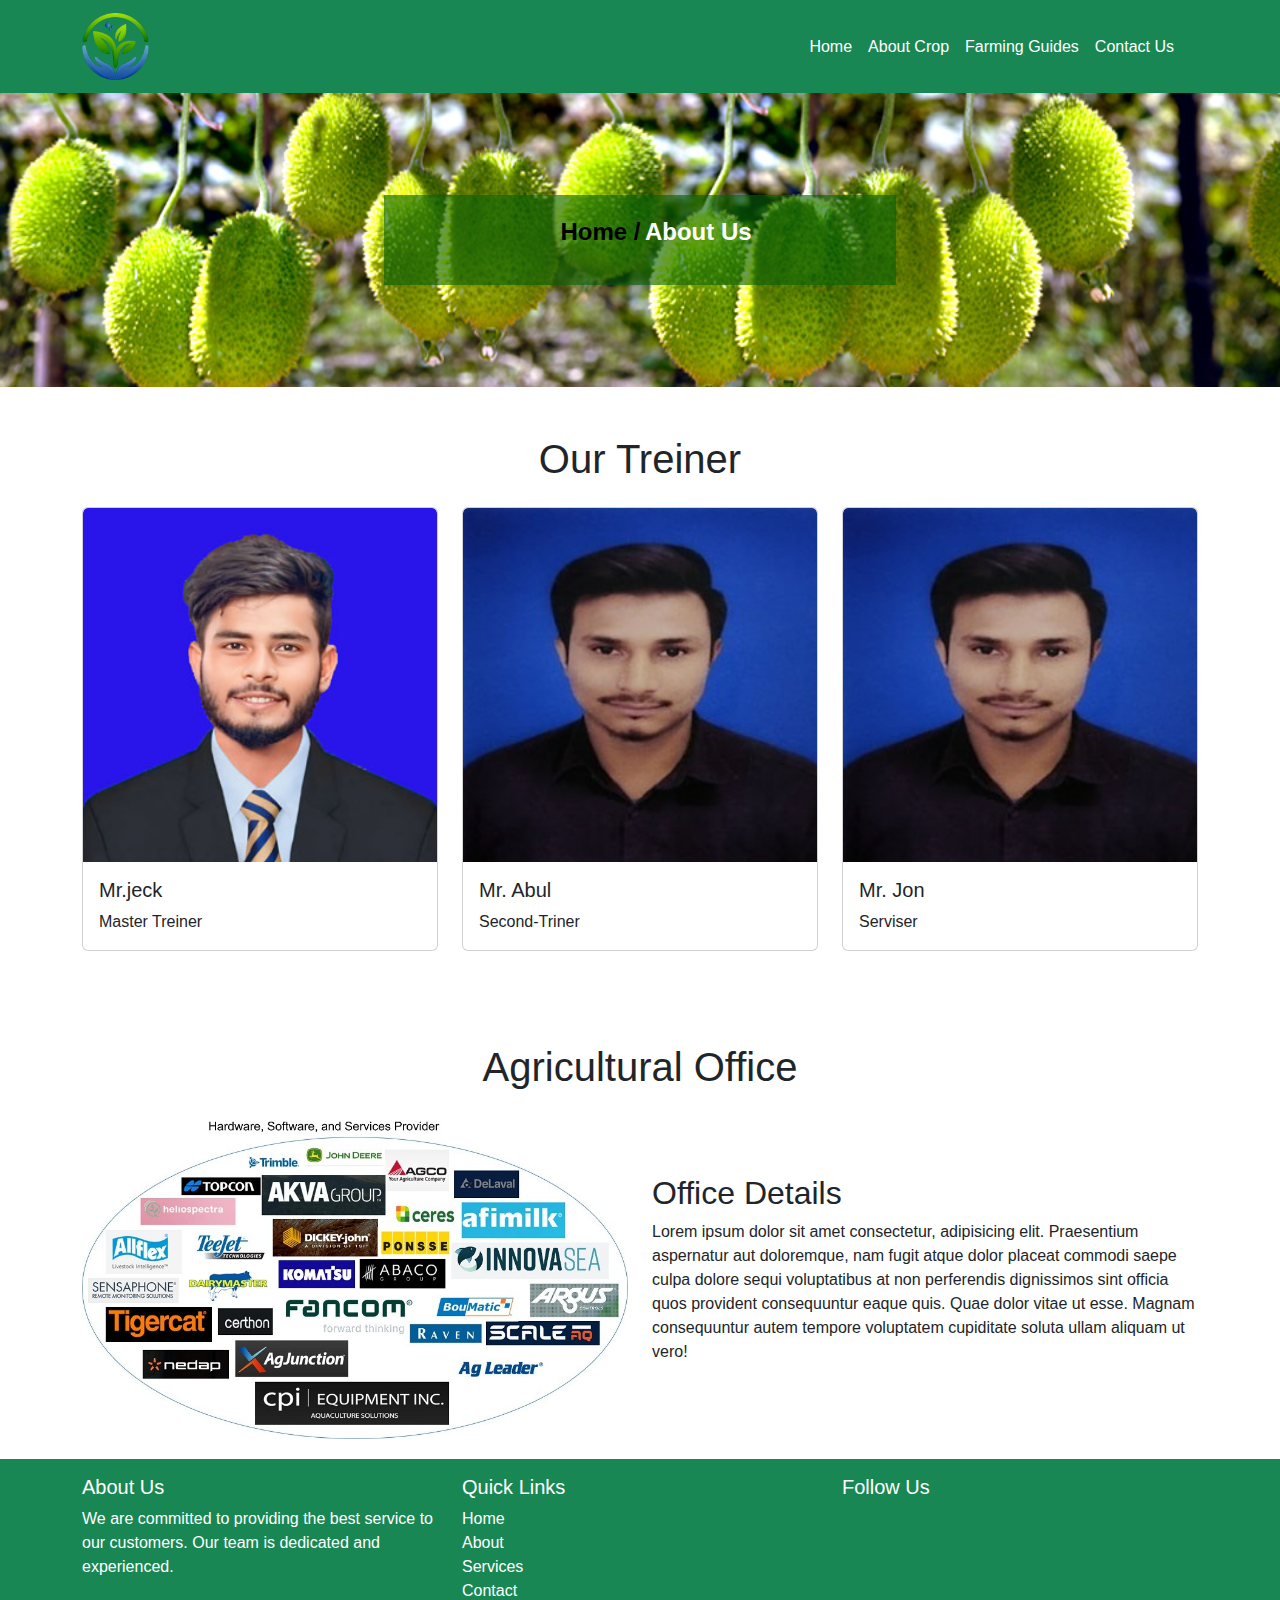
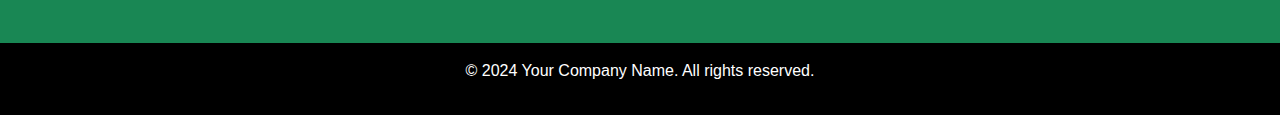
<file: exam practice 1/Job-two/about.html>
<!DOCTYPE html>
<html lang="en">
<head>
    <meta charset="UTF-8">
    <meta name="viewport" content="width=device-width, initial-scale=1.0">
    <title>Agricultureal INformation Hub </title>
    <link rel="shortcut icon" href="assets/images/logo.png" type="image/x-icon">
  <!-- wow js -->
  <link rel="stylesheet" href="https://cdnjs.cloudflare.com/ajax/libs/animate.css/4.1.1/animate.min.css"/>
   <!--wow js -->
   <script src="https://cdnjs.cloudflare.com/ajax/libs/wow/1.1.2/wow.min.js"></script>
    <!-- bootstrap cdn 5.3 -->
    <link href="https://cdn.jsdelivr.net/npm/bootstrap@5.3.3/dist/css/bootstrap.min.css" rel="stylesheet" integrity="sha384-QWTKZyjpPEjISv5WaRU9OFeRpok6YctnYmDr5pNlyT2bRjXh0JMhjY6hW+ALEwIH" crossorigin="anonymous">
    <!-- coustom css -->
    <link rel="stylesheet" href="https://cdnjs.cloudflare.com/ajax/libs/font-awesome/6.6.0/css/all.min.css" integrity="sha512-Kc323vGBEqzTmouAECnVceyQqyqdsSiqLQISBL29aUW4U/M7pSPA/gEUZQqv1cwx4OnYxTxve5UMg5GT6L4JJg==" crossorigin="anonymous" referrerpolicy="no-referrer" />
     <!-- fontawesome cdn -->
     <link rel="stylesheet" href="assets/css/style.css">

</head>
<body >
    
    <!-- nav section start here -->
    <header class="sticky-top">
        <nav class=" navbar navbar-expand-lg bg-success text-white" >
            <div class="container">
              <a class="navbar-brand" href="#">
                <img class="animate__animated animate__backInLeft" src="assets/images/logo.png"  alt="logo" style="width: 30%;">
              </a>
              <button class="navbar-toggler" type="button" data-bs-toggle="collapse" data-bs-target="#navbarSupportedContent" aria-controls="navbarSupportedContent" aria-expanded="false" aria-label="Toggle navigation">
                <span class="navbar-toggler-icon"></span>
              </button>
              <div class="collapse navbar-collapse" id="navbarSupportedContent">
                <ul class="navbar-nav ms-auto mb-2 mb-lg-0">
                  <li class="nav-item">
                    <a class="nav-link active text-white" aria-current="page" href="index.html">Home</a>
                  </li>
                  <li class="nav-item">
                    <a class="nav-link text-white" href="about.html">About Crop </a>
                  </li>
                  <li class="nav-item dropdown">
                    <a class="nav-link text-white " href="FAQ.html" > Farming Guides </a>
                </li> 
                  <li class="nav-item "></li>
                    <a class="nav-link text-white" href="contact.html">Contact Us</a>
                  </li>
                  <li class="nav-item"></li>
                  <a class="nav-link text-white" href="#"><i class="fa-solid fa-magnifying-glass"></i></a>
                </li>
                  
                </ul>
                
              </div>
            </div>
          </nav>
    </header>
    <!-- nav section end here -->

  <!-- inner-benner section start here -->
  <section class="inner-banner ">
    <img src="assets/images/inner-banner.jpeg" class="img-fluid w-100" alt="">

    <div class="text "> 
            <ul >
              <li ><a href="indext.html" >Home / </a></li>
              <li >About Us</li>
            </ul>
         
    </div>
   
    
</section>
<!--inner  benner section end here -->


      
    <section class="food-items m-5">
        <div class="container mt-5">
          <h1 class=" animate__animated animate__backInRight text-center mb-4">Our Treiner </h1>
          <div class="row">
              <div class=" animate__animated animate__backInLeft col-12 col-sm-12 col-md-12 col-lg-4 col-xl-4 col-xxl-4 mb-4">
                  <div class="card">
                      <img src="assets/images/staff1.jpg" class="card-img-top" alt="Card image 1">
                      <div class="card-body">
                          <h5 class="card-title">Mr.jeck</h5>
                          <p class="card-text"> Master Treiner </p>
                      </div>
                  </div>
              </div>
              <div class=" animate__animated animate__backInLeft col-12 col-sm-12 col-md-12 col-lg-4 col-xl-4 col-xxl-4 mb-4">
                <div class="card">
                    <img src="assets/images/staff2.jpg" class="card-img-top" alt="Card image 2">
                    <div class="card-body">
                        <h5 class="card-title">Mr. Abul</h5>
                        <p class="card-text"> Second-Triner </p>
                        
                    </div>
                </div>
            </div>
            <div class=" animate__animated animate__backInLeft col-12 col-sm-12 col-md-12 col-lg-4 col-xl-4 col-xxl-4 mb-4">
                <div class="card">
                    <img src="assets/images/staff2.jpg" class="card-img-top" alt="Card image 3">
                    <div class="card-body">
                        <h5 class="card-title"> Mr. Jon</h5>
                        <p class="card-text">Serviser</p>
                        
                    </div>
                </div>
            </div>
           
          </div>       
      </div>
    </section>
    <!-- about compani with image -->

   <section class="about-compani">
    <h1 class="text-center mb-4"> Agricultural Office </h1>
        <div class="container">
            <div class="row">
                <div class="col-12 col-sm-12 col-md-12 col-lg-6">
                    <img src="assets/images/company.jpg" id="company-image" alt=" Company Image">
                </div>
                <div class=" company col-12 col-sm-12 col-md-12 col-lg-6">
                    <div class="text">
                      <h2>Office Details</h2>
                       <p>Lorem ipsum dolor sit amet consectetur, adipisicing elit. Praesentium aspernatur aut doloremque, nam fugit atque dolor placeat commodi saepe culpa dolore sequi voluptatibus at non perferendis dignissimos sint officia quos provident consequuntur eaque quis. Quae dolor vitae ut esse. Magnam consequuntur autem tempore voluptatem cupiditate soluta ullam aliquam ut vero!</p>
                    </div>
                    
                </div>
            </div>
        </div>
   </section>
      
    </section>
      <!-- footer section start here -->
      <footer class="footer mt-0 pt-3 bg-success text-white">
        <div class="container">
            <div class="row ">
                <div class="col-md-4">
                    <h5>About Us</h5>
                    <p>We are committed to providing the best service to our customers. Our team is dedicated and experienced.</p>
                </div>
                <div class="col-md-4">
                    <h5>Quick Links</h5>
                    <ul class="list-unstyled ">
                        <li><a class="text-white text-decoration-none"  href="#">Home</a></li>
                        <li><a class="text-white text-decoration-none" href="#">About</a></li>
                        <li><a class="text-white text-decoration-none" href="#">Services</a></li>
                        <li><a class="text-white text-decoration-none" href="#">Contact</a></li>
                    </ul>
                </div>
                <div class="col-md-4">
                    <h5>Follow Us</h5>
                    <a href="#" class="me-2 text-white"><i class="fab fa-facebook-f"></i></a>
                    <a href="#" class="me-2 text-white"><i class="fab fa-twitter"></i></a>
                    <a href="#" class="me-2 text-white"><i class="fab fa-instagram"></i></a>
                </div>
            </div>
            
        </div>
        <div class="text-center py-3 mt-4 bg-black ">
          <p>&copy; 2024 Your Company Name. All rights reserved.</p>
      </div>
    </footer>
<!-- footer section end here -->
    
  
    
     
   
  
  <!-- bootstarp -->
      <!-- <script src="https://cdn.jsdelivr.net/npm/bootstrap@5.3.0-alpha1/dist/js/bootstrap.bundle.min.js"></script> -->
      <script src="https://cdn.jsdelivr.net/npm/bootstrap@5.0.2/dist/js/bootstrap.bundle.min.js" integrity="sha384-MrcW6ZMFYlzcLA8Nl+NtUVF0sA7MsXsP1UyJoMp4YLEuNSfAP+JcXn/tWtIaxVXM" crossorigin="anonymous"></script>

</body>
</html>
</file>
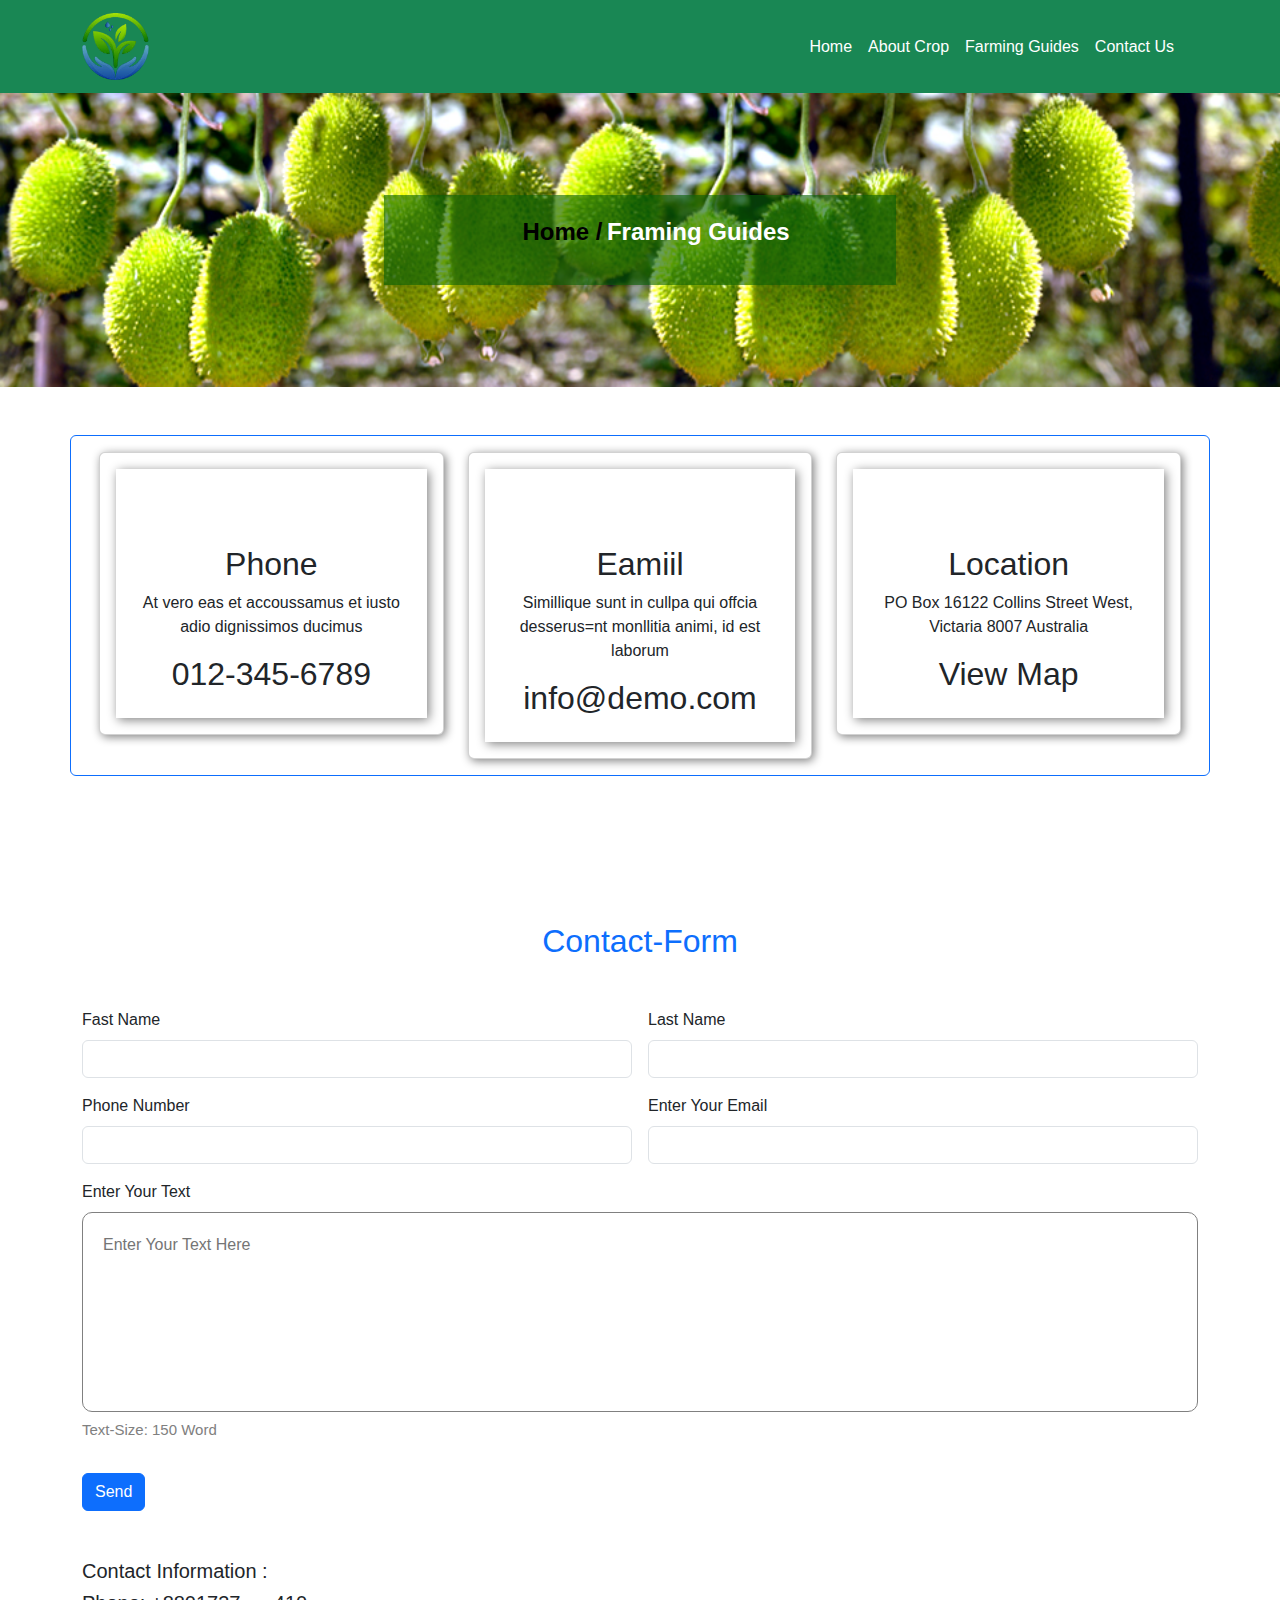
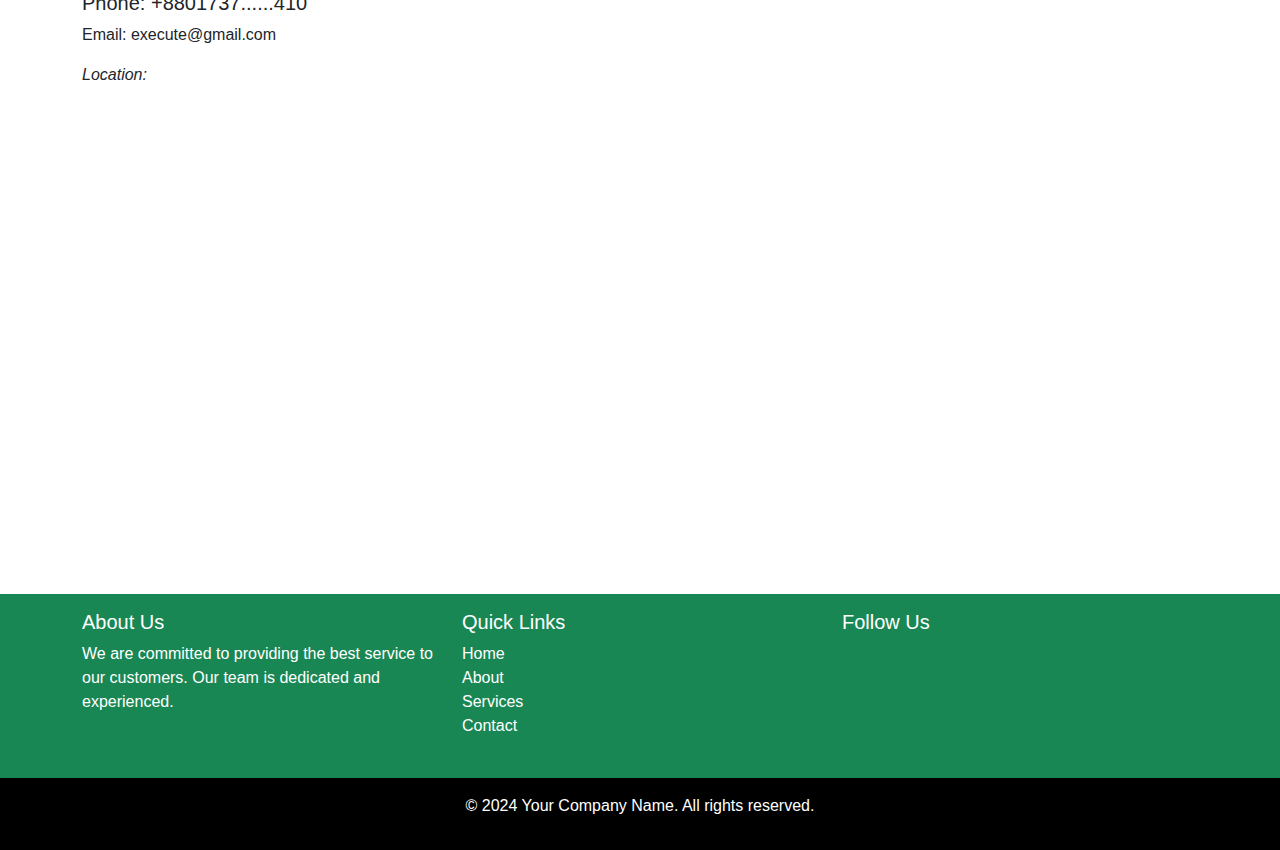
<file: exam practice 1/Job-two/contact.html>
<!DOCTYPE html>
<html lang="en">
<head>
    <meta charset="UTF-8">
    <meta name="viewport" content="width=device-width, initial-scale=1.0">
    <title>Agricultureal INformation Hub </title>
    <link rel="shortcut icon" href="assets/images/logo.png" type="image/x-icon">
  <!-- wow js -->
  <link rel="stylesheet" href="https://cdnjs.cloudflare.com/ajax/libs/animate.css/4.1.1/animate.min.css"/>
   <!--wow js -->
   <script src="https://cdnjs.cloudflare.com/ajax/libs/wow/1.1.2/wow.min.js"></script>
    <!-- bootstrap cdn 5.3 -->
    <link href="https://cdn.jsdelivr.net/npm/bootstrap@5.3.3/dist/css/bootstrap.min.css" rel="stylesheet" integrity="sha384-QWTKZyjpPEjISv5WaRU9OFeRpok6YctnYmDr5pNlyT2bRjXh0JMhjY6hW+ALEwIH" crossorigin="anonymous">
    <!-- coustom css -->
    <link rel="stylesheet" href="https://cdnjs.cloudflare.com/ajax/libs/font-awesome/6.6.0/css/all.min.css" integrity="sha512-Kc323vGBEqzTmouAECnVceyQqyqdsSiqLQISBL29aUW4U/M7pSPA/gEUZQqv1cwx4OnYxTxve5UMg5GT6L4JJg==" crossorigin="anonymous" referrerpolicy="no-referrer" />
     <!-- fontawesome cdn -->
     <link rel="stylesheet" href="assets/css/style.css">

</head>
<body >
    
    <!-- nav section start here -->
    <header class="sticky-top">
        <nav class=" navbar navbar-expand-lg bg-success text-white" >
            <div class="container">
              <a class="navbar-brand" href="#">
                <img class="animate__animated animate__backInLeft" src="assets/images/logo.png"  alt="logo" style="width: 30%;">
              </a>
              <button class="navbar-toggler" type="button" data-bs-toggle="collapse" data-bs-target="#navbarSupportedContent" aria-controls="navbarSupportedContent" aria-expanded="false" aria-label="Toggle navigation">
                <span class="navbar-toggler-icon"></span>
              </button>
              <div class="collapse navbar-collapse" id="navbarSupportedContent">
                <ul class="navbar-nav ms-auto mb-2 mb-lg-0">
                  <li class="nav-item">
                    <a class="nav-link active text-white" aria-current="page" href="index.html">Home</a>
                  </li>
                  <li class="nav-item">
                    <a class="nav-link text-white" href="about.html">About Crop </a>
                  </li>
                  <li class="nav-item dropdown">
                    <a class="nav-link text-white " href="FAQ.html" > Farming Guides </a>
                </li> 
                  <li class="nav-item "></li>
                    <a class="nav-link text-white" href="contact.html">Contact Us</a>
                  </li>
                  <li class="nav-item"></li>
                  <a class="nav-link text-white" href="#"><i class="fa-solid fa-magnifying-glass"></i></a>
                </li>
                  
                </ul>
                
              </div>
            </div>
          </nav>
    </header>
    <!-- nav section end here -->

  <!-- inner-benner section start here -->
  <section class="inner-banner ">
    <img src="assets/images/inner-banner.jpeg" class="img-fluid w-100" alt="">

    <div class="text "> 
            <ul >
              <li ><a href="indext.html" >Home / </a></li>
              <li >Framing Guides</li>
            </ul>
         
    </div>
   
    
</section>
<!--inner  benner section end here -->


  <!-- contact section 1 start here -->
  <section class="contac-top mt-5 mb-5">
    <div class="container">
      <div class="row border border-primary rounded bg-white p-3" >
        <div class="col-lg-4  text-center ">
          <div class="card p-3"  style="box-shadow: 2px 2px 10px gray;">
            <div class="item p-3" style="box-shadow: 2px 2px 10px gray;">
              <i class="fa-solid fa-phone fs-1 m-5"></i>
              <br>
              <h2>Phone</h2>
              <p>At vero eas et accoussamus et iusto adio dignissimos ducimus</p>
              <h2>012-345-6789</h2>
            </div>
          </div>
        </div>

        <div class="col-lg-4  text-center ">
          <div class="card p-3"  style="box-shadow: 2px 2px 10px gray;">
            <div class="item p-3" style="box-shadow: 2px 2px 10px gray;">
              <i class="fa-solid fa-envelope m-5 fs-1"></i>
              <br>
              <h2>Eamiil</h2>
              <p> Simillique sunt in cullpa qui offcia desserus=nt monllitia animi, id est laborum</p>
              <h2>info@demo.com</h2>
            </div>
          </div>
        </div>

        <div class="col-lg-4  text-center ">
          <div class="card p-3"  style="box-shadow: 2px 2px 10px gray;">
            <div class="item p-3" style="box-shadow: 2px 2px 10px gray;">
              <i class="fa-solid fa-location-dot m-5 fs-1"></i>
              <br>
              <h2>Location</h2>
              <p>PO Box 16122 Collins Street West, Victaria 8007 Australia</p>
              <h2>View Map</h2>
            </div>
          </div>
        </div>

      </div>
    </div>
  </section>
  <!-- contact section 1 end here -->

  <!-- contact form start here-->
  <section class="contact-form" style="padding: 50px 0;">
    <div class="container">
      <h2 class="text-center m-5 text-primary">Contact-Form</h2>

      <form class="row g-3">
        <div class="col-md-6">
          <label for="fast-name" class="form-label">Fast Name</label>
          <input type="text" class="form-control" id="fast-name">
        </div>
        <div class="col-md-6">
          <label for="last-name" class="form-label">Last Name</label>
          <input type="text" class="form-control" id="last-name">
        </div>
        <div class="col-md-6">
          <label for="phone-number" class="form-label">Phone Number</label>
          <input type="text" class="form-control" id="phone-number">
        </div>
        <div class="col-md-6">
          <label for="email" class="form-label">Enter Your Email</label>
          <input type="email" class="form-control" id="email">
        </div>
        <div class="col-12">
          <label for="textarea" class="form-label">Enter Your Text </label>
          <textarea placeholder="Enter Your Text Here " name="textarea" id=" textarea"
            style="width: 100%; height: 200px ; resize: none; border: 1px solid gray; border-radius: 10px; padding: 20px;"></textarea>
          <p style="font-size: 15px ; color: gray;"> Text-Size: 150 Word</p>
        </div>
        <div class="col-12">
          <button type="submit" class="btn btn-primary">Send</button>
        </div>
      </form>
      
       <div class="map mt-5">
        <div class="info">
          <h5>Contact Information : </h5>
          <h5>Phone: +8801737......410</h5>
          <p >Email: execute@gmail.com</p>
          <i>Location: </i>
        </div>
        <iframe src="https://www.google.com/maps/embed?pb=!1m18!1m12!1m3!1d16978.358142894816!2d90.36453466107054!3d23.802874490728986!2m3!1f0!2f0!3f0!3m2!1i1024!2i768!4f13.1!3m3!1m2!1s0x3755c0d33532b3fb%3A0x2b27b0c01cb2bc0d!2zTWlycHVyLTEwLCDgpqLgpr7gppXgpr4!5e1!3m2!1sbn!2sbd!4v1729081233724!5m2!1sbn!2sbd" width="100%" height="450" style="border:0;" allowfullscreen="" loading="lazy" referrerpolicy="no-referrer-when-downgrade"></iframe>
       </div>
      
    </div>
   
  </section>
  <!-- contact form end here-->

    
</section>
<!-- footer section start here -->
<footer class="footer mt-0 pt-3 bg-success text-white">
  <div class="container">
      <div class="row ">
          <div class="col-md-4">
              <h5>About Us</h5>
              <p>We are committed to providing the best service to our customers. Our team is dedicated and experienced.</p>
          </div>
          <div class="col-md-4">
              <h5>Quick Links</h5>
              <ul class="list-unstyled ">
                  <li><a class="text-white text-decoration-none"  href="#">Home</a></li>
                  <li><a class="text-white text-decoration-none" href="#">About</a></li>
                  <li><a class="text-white text-decoration-none" href="#">Services</a></li>
                  <li><a class="text-white text-decoration-none" href="#">Contact</a></li>
              </ul>
          </div>
          <div class="col-md-4">
              <h5>Follow Us</h5>
              <a href="#" class="me-2 text-white"><i class="fab fa-facebook-f"></i></a>
              <a href="#" class="me-2 text-white"><i class="fab fa-twitter"></i></a>
              <a href="#" class="me-2 text-white"><i class="fab fa-instagram"></i></a>
          </div>
      </div>
      
  </div>
  <div class="text-center py-3 mt-4 bg-black ">
    <p>&copy; 2024 Your Company Name. All rights reserved.</p>
</div>
</footer>
<!-- footer section end here -->






<!-- bootstarp -->
<!-- <script src="https://cdn.jsdelivr.net/npm/bootstrap@5.3.0-alpha1/dist/js/bootstrap.bundle.min.js"></script> -->
<script src="https://cdn.jsdelivr.net/npm/bootstrap@5.0.2/dist/js/bootstrap.bundle.min.js" integrity="sha384-MrcW6ZMFYlzcLA8Nl+NtUVF0sA7MsXsP1UyJoMp4YLEuNSfAP+JcXn/tWtIaxVXM" crossorigin="anonymous"></script>

</body>
</html>
</file>
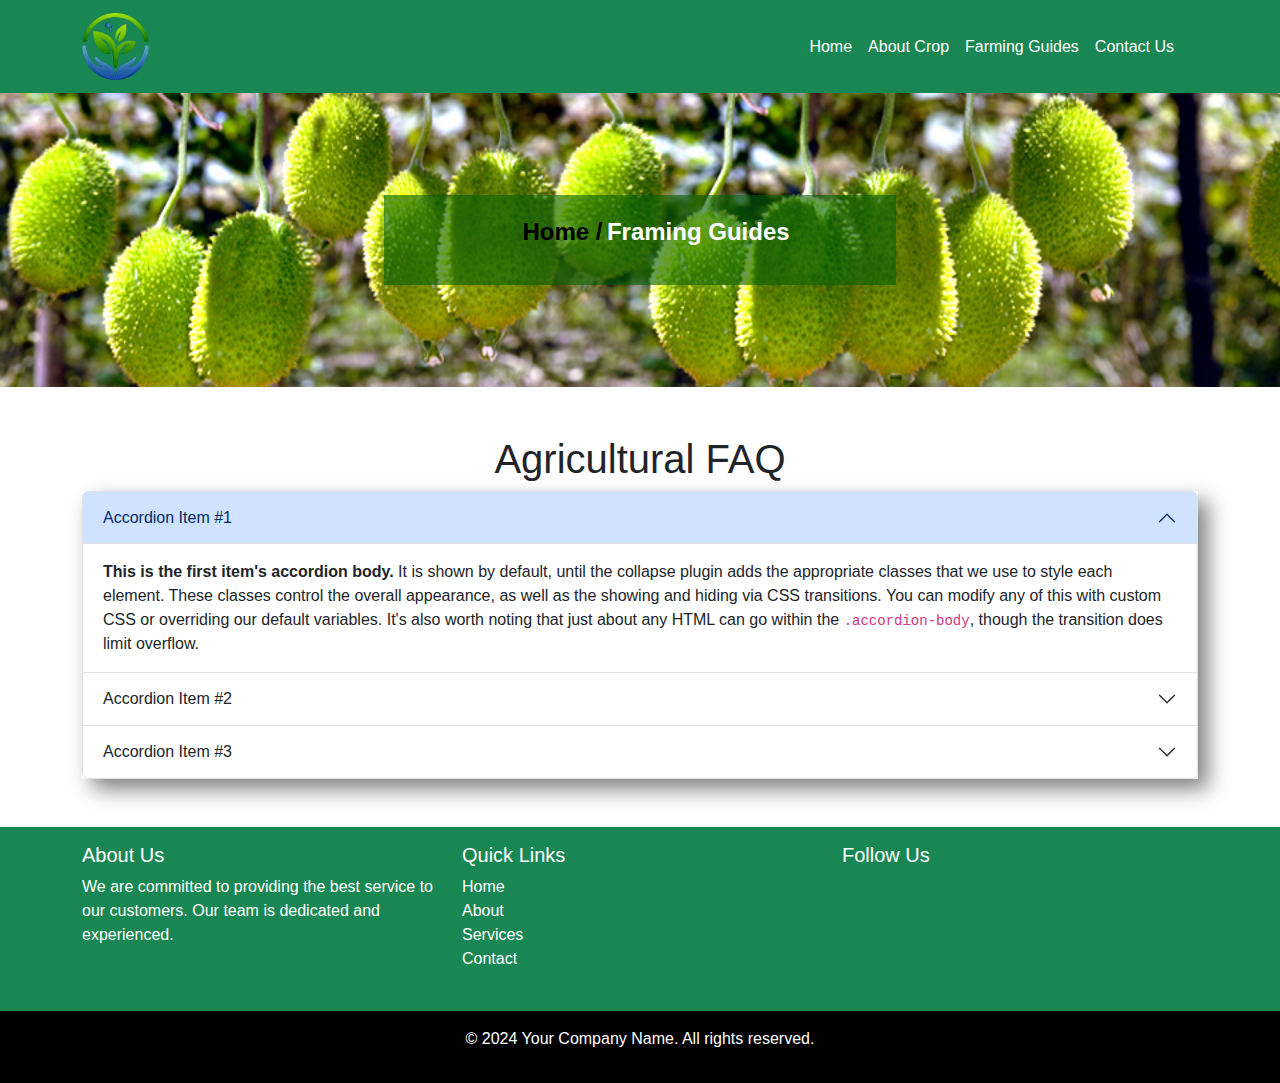
<file: exam practice 1/Job-two/FAQ.html>
<!DOCTYPE html>
<html lang="en">
<head>
    <meta charset="UTF-8">
    <meta name="viewport" content="width=device-width, initial-scale=1.0">
    <title>Agricultureal INformation Hub </title>
    <link rel="shortcut icon" href="assets/images/logo.png" type="image/x-icon">
  <!-- wow js -->
  <link rel="stylesheet" href="https://cdnjs.cloudflare.com/ajax/libs/animate.css/4.1.1/animate.min.css"/>
   <!--wow js -->
   <script src="https://cdnjs.cloudflare.com/ajax/libs/wow/1.1.2/wow.min.js"></script>
    <!-- bootstrap cdn 5.3 -->
    <link href="https://cdn.jsdelivr.net/npm/bootstrap@5.3.3/dist/css/bootstrap.min.css" rel="stylesheet" integrity="sha384-QWTKZyjpPEjISv5WaRU9OFeRpok6YctnYmDr5pNlyT2bRjXh0JMhjY6hW+ALEwIH" crossorigin="anonymous">
    <!-- coustom css -->
    <link rel="stylesheet" href="https://cdnjs.cloudflare.com/ajax/libs/font-awesome/6.6.0/css/all.min.css" integrity="sha512-Kc323vGBEqzTmouAECnVceyQqyqdsSiqLQISBL29aUW4U/M7pSPA/gEUZQqv1cwx4OnYxTxve5UMg5GT6L4JJg==" crossorigin="anonymous" referrerpolicy="no-referrer" />
     <!-- fontawesome cdn -->
     <link rel="stylesheet" href="assets/css/style.css">

</head>
<body >
    
    <!-- nav section start here -->
    <header class="sticky-top">
        <nav class=" navbar navbar-expand-lg bg-success text-white" >
            <div class="container">
              <a class="navbar-brand" href="#">
                <img class="animate__animated animate__backInLeft" src="assets/images/logo.png"  alt="logo" style="width: 30%;">
              </a>
              <button class="navbar-toggler" type="button" data-bs-toggle="collapse" data-bs-target="#navbarSupportedContent" aria-controls="navbarSupportedContent" aria-expanded="false" aria-label="Toggle navigation">
                <span class="navbar-toggler-icon"></span>
              </button>
              <div class="collapse navbar-collapse" id="navbarSupportedContent">
                <ul class="navbar-nav ms-auto mb-2 mb-lg-0">
                  <li class="nav-item">
                    <a class="nav-link active text-white" aria-current="page" href="index.html">Home</a>
                  </li>
                  <li class="nav-item">
                    <a class="nav-link text-white" href="about.html">About Crop </a>
                  </li>
                  <li class="nav-item dropdown">
                    <a class="nav-link text-white " href="FAQ.html" > Farming Guides </a>
                </li> 
                  <li class="nav-item "></li>
                    <a class="nav-link text-white" href="contact.html">Contact Us</a>
                  </li>
                  <li class="nav-item"></li>
                  <a class="nav-link text-white" href="#"><i class="fa-solid fa-magnifying-glass"></i></a>
                </li>
                  
                </ul>
                
              </div>
            </div>
          </nav>
    </header>
    <!-- nav section end here -->

  <!-- inner-benner section start here -->
  <section class="inner-banner ">
    <img src="assets/images/inner-banner.jpeg" class="img-fluid w-100" alt="">

    <div class="text "> 
            <ul >
              <li ><a href="indext.html" >Home / </a></li>
              <li >Framing Guides</li>
            </ul>
         
    </div>
   
    
</section>
<!--inner  benner section end here -->


      
<!-- faq section start here -->
<section class="faq p-5" >
  <div class="container">
    <h1 class="text-center">Agricultural FAQ</h1>
      <div class="accordion" id="accordionExample" style="box-shadow: 10px 10px 20px gray;">
          <div class="accordion-item">
            <h2 class="accordion-header">
              <button class="accordion-button" type="button" data-bs-toggle="collapse" data-bs-target="#collapseOne" aria-expanded="true" aria-controls="collapseOne">
                Accordion Item #1
              </button>
            </h2>
            <div id="collapseOne" class="accordion-collapse collapse show" data-bs-parent="#accordionExample">
              <div class="accordion-body">
                <strong>This is the first item's accordion body.</strong> It is shown by default, until the collapse plugin adds the appropriate classes that we use to style each element. These classes control the overall appearance, as well as the showing and hiding via CSS transitions. You can modify any of this with custom CSS or overriding our default variables. It's also worth noting that just about any HTML can go within the <code>.accordion-body</code>, though the transition does limit overflow.
              </div>
            </div>
          </div>
          <div class="accordion-item">
            <h2 class="accordion-header">
              <button class="accordion-button collapsed" type="button" data-bs-toggle="collapse" data-bs-target="#collapseTwo" aria-expanded="false" aria-controls="collapseTwo">
                Accordion Item #2
              </button>
            </h2>
            <div id="collapseTwo" class="accordion-collapse collapse" data-bs-parent="#accordionExample">
              <div class="accordion-body">
                <strong>This is the second item's accordion body.</strong> It is hidden by default, until the collapse plugin adds the appropriate classes that we use to style each element. These classes control the overall appearance, as well as the showing and hiding via CSS transitions. You can modify any of this with custom CSS or overriding our default variables. It's also worth noting that just about any HTML can go within the <code>.accordion-body</code>, though the transition does limit overflow.
              </div>
            </div>
          </div>
          <div class="accordion-item">
            <h2 class="accordion-header">
              <button class="accordion-button collapsed" type="button" data-bs-toggle="collapse" data-bs-target="#collapseThree" aria-expanded="false" aria-controls="collapseThree">
                Accordion Item #3
              </button>
            </h2>
            <div id="collapseThree" class="accordion-collapse collapse" data-bs-parent="#accordionExample">
              <div class="accordion-body">
                <strong>This is the third item's accordion body.</strong> It is hidden by default, until the collapse plugin adds the appropriate classes that we use to style each element. These classes control the overall appearance, as well as the showing and hiding via CSS transitions. You can modify any of this with custom CSS or overriding our default variables. It's also worth noting that just about any HTML can go within the <code>.accordion-body</code>, though the transition does limit overflow.
              </div>
            </div>
          </div>
        </div>
  </div>
</section>

   

<!-- footer section start here -->
<footer class="footer mt-0 pt-3 bg-success text-white">
  <div class="container">
      <div class="row ">
          <div class="col-md-4">
              <h5>About Us</h5>
              <p>We are committed to providing the best service to our customers. Our team is dedicated and experienced.</p>
          </div>
          <div class="col-md-4">
              <h5>Quick Links</h5>
              <ul class="list-unstyled ">
                  <li><a class="text-white text-decoration-none"  href="#">Home</a></li>
                  <li><a class="text-white text-decoration-none" href="#">About</a></li>
                  <li><a class="text-white text-decoration-none" href="#">Services</a></li>
                  <li><a class="text-white text-decoration-none" href="#">Contact</a></li>
              </ul>
          </div>
          <div class="col-md-4">
              <h5>Follow Us</h5>
              <a href="#" class="me-2 text-white"><i class="fab fa-facebook-f"></i></a>
              <a href="#" class="me-2 text-white"><i class="fab fa-twitter"></i></a>
              <a href="#" class="me-2 text-white"><i class="fab fa-instagram"></i></a>
          </div>
      </div>
      
  </div>
  <div class="text-center py-3 mt-4 bg-black ">
    <p>&copy; 2024 Your Company Name. All rights reserved.</p>
</div>
</footer>
<!-- footer section end here -->






<!-- bootstarp -->
<!-- <script src="https://cdn.jsdelivr.net/npm/bootstrap@5.3.0-alpha1/dist/js/bootstrap.bundle.min.js"></script> -->
<script src="https://cdn.jsdelivr.net/npm/bootstrap@5.0.2/dist/js/bootstrap.bundle.min.js" integrity="sha384-MrcW6ZMFYlzcLA8Nl+NtUVF0sA7MsXsP1UyJoMp4YLEuNSfAP+JcXn/tWtIaxVXM" crossorigin="anonymous"></script>

</body>
</html>
</file>
<file: exam practice 1/Job-2/assets/style.css>
.navbar_section .nav-item :hover{
    color: rgb(231, 89, 63);
}


.card-custom {
    transition: transform 0.3s ease-in-out;
  }
.card-custom:hover {
    transform: translateY(-10px);
  }



.banner_section .banner_img{
    position: relative;
  }

.banner_section .banner_content{
    position: absolute;
    top: 40%;
    left: 38%;
    background-color: rgba(0, 0, 0, 0.31);
    color: #fff;
    text-transform: uppercase;
}

.card {
    transition: transform 0.3s ease, box-shadow 0.3s ease;
}

.card:hover {
    transform: scale(1.05);
    box-shadow: 0px 8px 15px rgba(0, 0, 0, 0.2); 
    cursor: pointer;
}

.introduction .card-custom{
    display: flex;
    justify-content: space-between;
    gap: 10px;
}
</file>
<file: exam practice 1/Job-two/assets/css/style.css>
*{
    margin: 0;
    padding: 0;
}
/* google font */
@import url('https://fonts.googleapis.com/css2?family=Poppins:ital,wght@0,100;0,200;0,300;0,400;0,500;0,600;0,700;0,800;0,900;1,100;1,200;1,300;1,400;1,500;1,600;1,700;1,800;1,900&display=swap');

body{
    font-family: "Poppins", sans-serif;
    
}

img{
    width: 100%;
}
/* .benner{
    background-image: url('image/benner.jpg');
    background-repeat: no-repeat;
    height: 60vh;
    width: 100%;
    align-content: center;
    object-fit: cover;
} */
 .benner{
    position: relative;
 }
.benner .container .benner-text{
    background-color: rgba(255, 255, 255, 0.651);
    text-align: center;
   padding: 10px 0;
   position: absolute;
   top: 50%;
   width: 50%;
   left: 50%;
   transform: translate(-50%, -50%);
   
}
.food-items{
    margin: 50px 0;
}
.food-items .card{
    overflow: scroll;
    /* height: 40vh; */
    margin: 0;
}
.gellary .card {
    transition: all 1s;
}
.gellary .card:hover{
    transform: scale(1.1);
}
.feedback{
    padding: 50px 0;
}
.feedback .row{
    border: 1px solid gray;
    margin: 10px 0;
    border-radius: 12px;
    box-shadow: 2px 2px 20px gray;
   
    
}
.feedback .container .row .image-div{
    padding: 0;
    margin: 0;
    text-align: center;
    
   
}

.feedback .container .row .image-div img{
 width: 60%;
 padding: 10px;
 border-radius: 100px;
 
}
.feedback .container .row .rating{
    align-content: center;
    
}
@media only screen and (max-width:575px ) { 
    .feedback .container .row .rating{
        font-size: 20px;
    }
    
}
.coustom-footer .footer {
    background-color: #f8f9fa;
    padding: 20px 0;
}


.inner-banner  {
    position: relative;
}
.inner-banner img {
    width: 100%;
}
.inner-banner .text{
    position: absolute;
    background-color: rgba(10, 97, 7, 0.621);
    width: 40%;
    height: 10vh;
    top: 50%;
    left: 50%;
    transform: translate(-50% , -50% );
    text-align: center;
    align-content: center;
    
}
.inner-banner .text ul{
    list-style: none;
}
.inner-banner .text ul li{
    display: inline-block;
    color: white;
    font-weight: 600;
    font-size: 1.5rem;
}
.inner-banner .text ul li a{
    text-decoration: none;
    color: black;
}
.about-compani{
    padding: 20px 0;
}

.about-compani .container .row .company{
    align-content: center;
 
    
}
@media only screen and (max-width:1024px ) { 
    .innner-benner img{
        height: 25vh;
        object-fit: cover;
    }

    .innner-benner .benner-text{
       padding: 10px 0;
       
     
    }
    .innner-benner .benner-text h1{
        font-size: 20px;
    }
}
</file>
